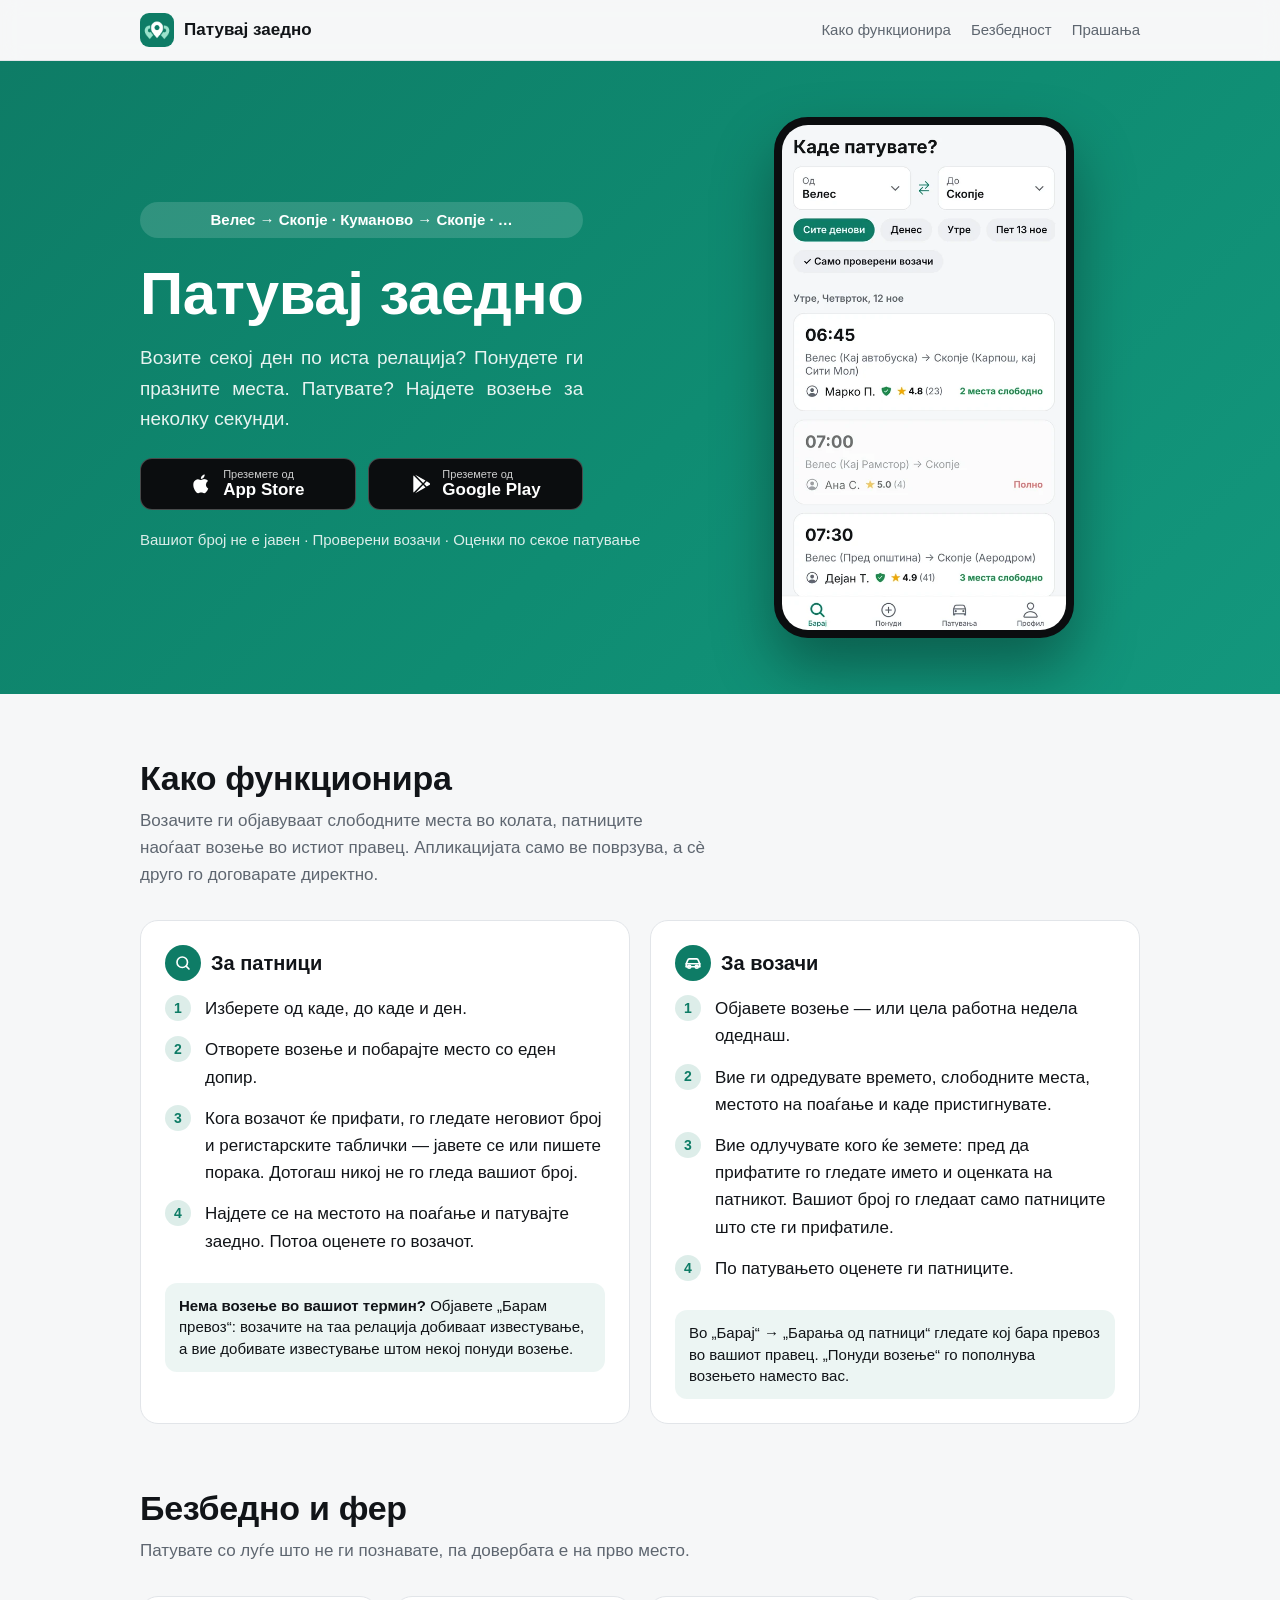
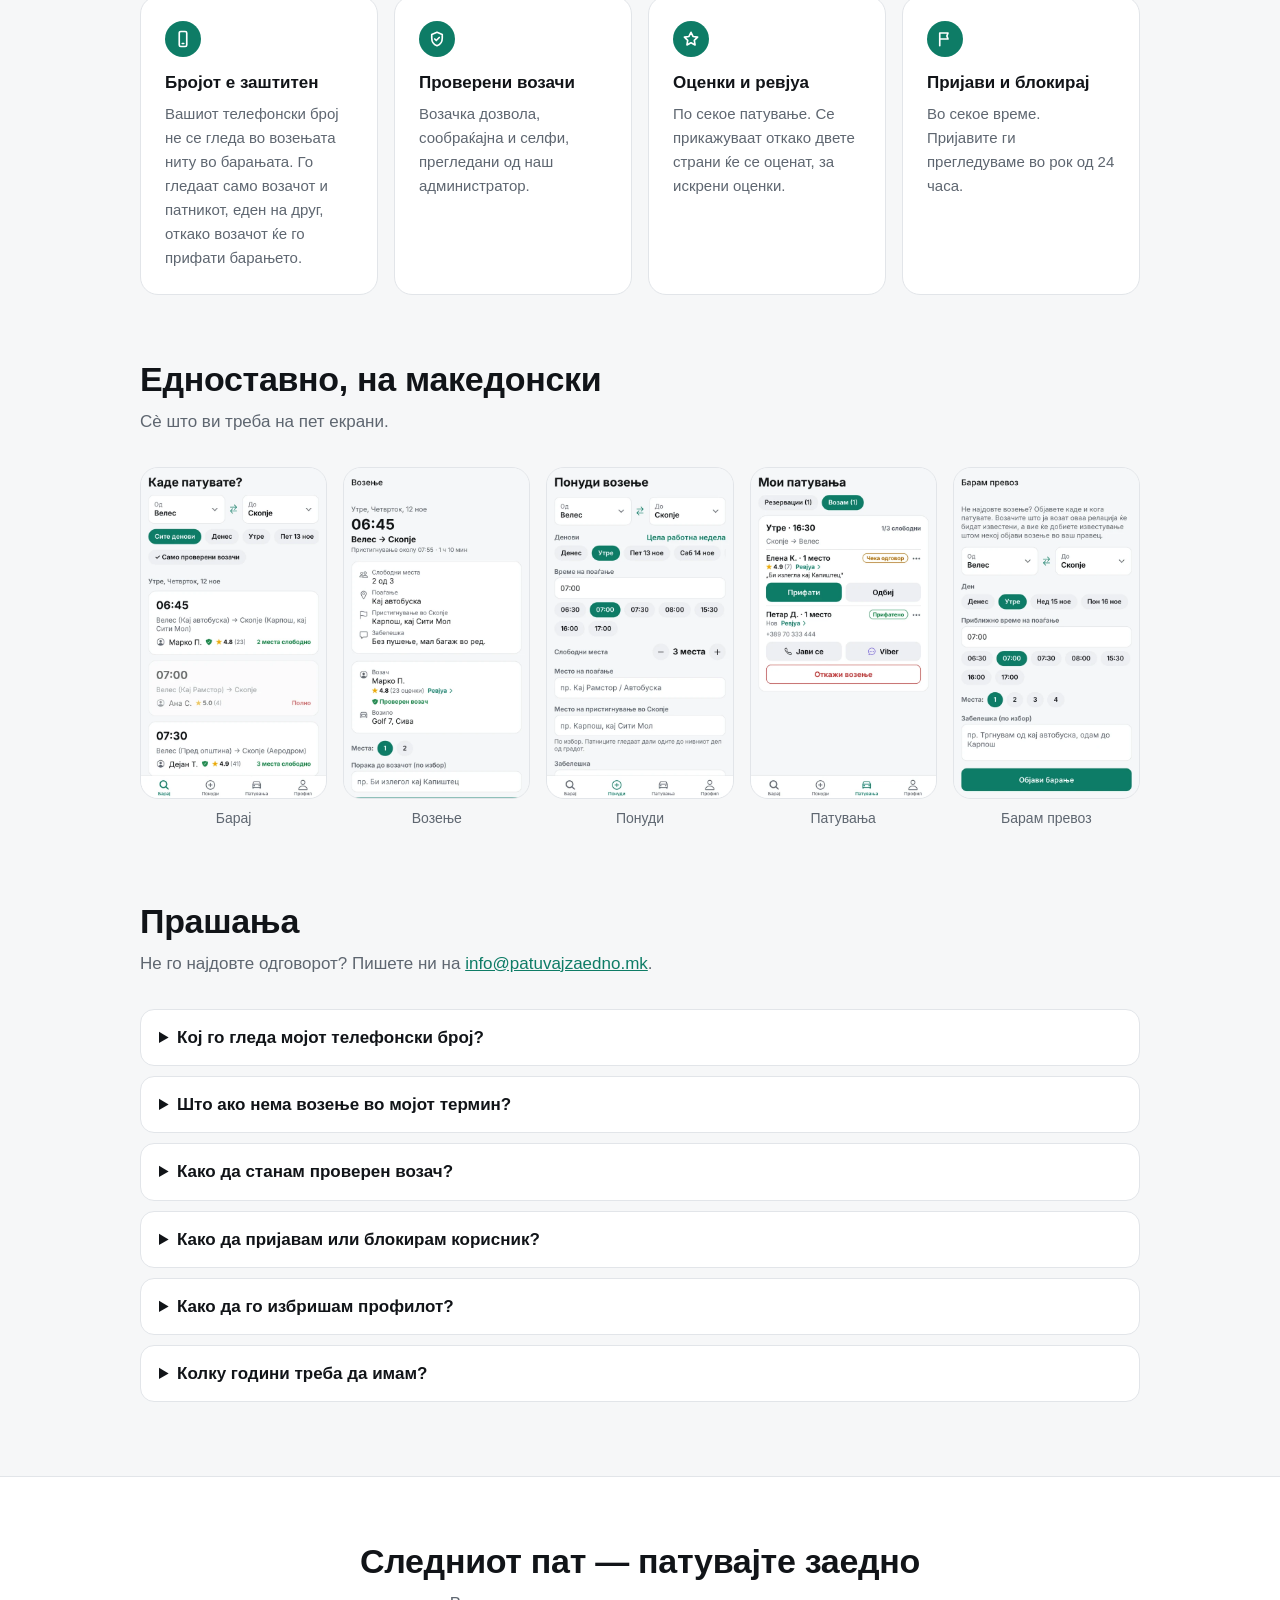
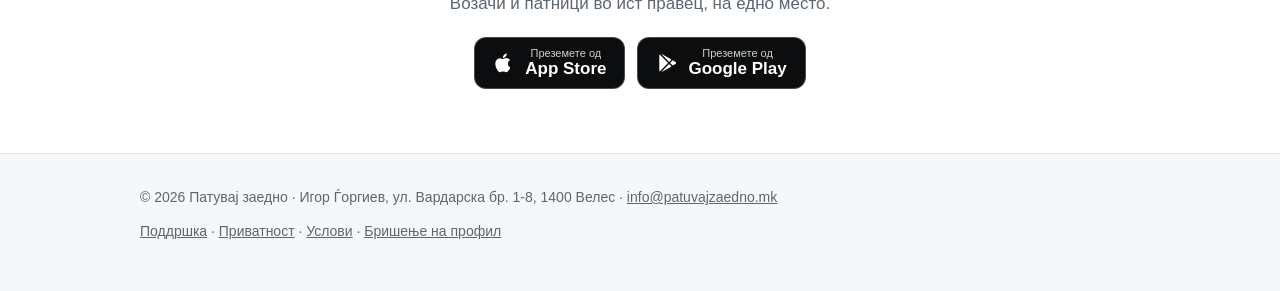
<file: index.html>
<!doctype html>
<html lang="mk">
<head>
<meta charset="utf-8">
<meta name="viewport" content="width=device-width, initial-scale=1">
<title>Патувај заедно — возачи и патници во ист правец</title>
<meta name="description" content="Апликација што ги поврзува возачите и патниците што секој ден патуваат во ист правец низ Македонија: Велес–Скопје, Куманово–Скопје и други релации. Без реклами.">
<meta name="theme-color" content="#0E7C66">
<link rel="icon" href="img/favicon.png">
<link rel="apple-touch-icon" href="img/apple-touch-icon.png">
<meta property="og:type" content="website">
<meta property="og:title" content="Патувај заедно — возачи и патници во ист правец">
<meta property="og:description" content="Возите секој ден по иста релација? Понудете ги празните места. Патувате? Најдете возење за неколку секунди.">
<meta property="og:image" content="https://patuvajzaedno.mk/img/social-share.png">
<meta property="og:url" content="https://patuvajzaedno.mk/">
<meta name="twitter:card" content="summary_large_image">
<style>
  :root {
    --brand: #0e7c66; --brand-2: #13977d; --mint: #9be3cc;
    --text: #111418; --muted: #5e6670; --bg: #f6f7f8; --card: #ffffff; --border: #e2e5e9;
  }
  @media (prefers-color-scheme: dark) {
    :root { --text: #f2f4f6; --muted: #a3abb5; --bg: #0d0f12; --card: #171a1f; --border: #2a2f36; }
  }
  * { box-sizing: border-box; }
  html { scroll-behavior: smooth; }
  body { margin: 0; background: var(--bg); color: var(--text);
         font: 17px/1.6 -apple-system, BlinkMacSystemFont, "Segoe UI", Roboto, "Helvetica Neue", Arial, sans-serif; }
  a { color: var(--brand); }
  @media (prefers-color-scheme: dark) { a { color: #2bb596; } }
  .wrap { max-width: 1040px; margin: 0 auto; padding: 0 20px; }

  /* Top bar */
  .top { position: sticky; top: 0; z-index: 10; background: color-mix(in srgb, var(--bg) 88%, transparent);
         backdrop-filter: blur(10px); -webkit-backdrop-filter: blur(10px); border-bottom: 1px solid var(--border); }
  .top .wrap { display: flex; align-items: center; justify-content: space-between; height: 60px; gap: 16px; }
  .logo { display: flex; align-items: center; gap: 10px; text-decoration: none; color: var(--text); font-weight: 700; }
  .logo img { width: 34px; height: 34px; border-radius: 9px; }
  .top nav { display: flex; gap: 20px; font-size: 15px; }
  .top nav a { color: var(--muted); text-decoration: none; }
  .top nav a:hover { color: var(--text); }
  @media (max-width: 640px) { .top nav { display: none; } }

  /* Hero */
  .hero { background: linear-gradient(135deg, #0e7c66 0%, #0f8c72 55%, #13977d 100%); color: #fff; overflow: hidden; }
  .hero .wrap { display: grid; grid-template-columns: 1.1fr .9fr; gap: 40px; align-items: center; padding-top: 56px; padding-bottom: 56px; }
  .hero h1 { font-size: clamp(34px, 5.6vw, 60px); line-height: 1.08; margin: 0 0 16px; letter-spacing: -0.5px; }
  /* The headline sets the width; the routes pill and the text below take exactly the same width */
  .intro { display: grid; width: max-content; max-width: 100%; }
  .hero p.lead { font-size: 19px; margin: 0 0 24px; color: rgba(255,255,255,.9); width: 0; min-width: 100%;
                 text-align: justify; hyphens: none; text-wrap: pretty; }
  .routes { display: block; width: 0; min-width: 100%; text-align: center; white-space: nowrap; overflow: hidden; text-overflow: ellipsis;
            background: rgba(255,255,255,.14); border-radius: 999px; padding: 6px 14px; font-size: 15px; font-weight: 600; margin-bottom: 24px; }
  .hero h1 { white-space: nowrap; }
  /* Hero store buttons share the headline width, one half each */
  .hero-stores { width: 0; min-width: 100%; flex-wrap: nowrap; }
  .hero-stores .store { flex: 1 1 0; justify-content: center; padding: 8px 12px; }
  .hero-stores .store b { white-space: nowrap; }
  @media (max-width: 400px) {
    .routes { font-size: 13px; padding: 6px 10px; }
    .hero-stores { gap: 8px; }
    .hero-stores .store { gap: 7px; padding: 8px 8px; }
    .hero-stores .store b { font-size: 15px; }
  }
  @media (max-width: 640px) {
    .hero h1 { font-size: min(46px, 11.5vw); }
    .hero p.lead { text-align: left; }
  }
  .stores { display: flex; flex-wrap: wrap; gap: 12px; }
  .store { display: inline-flex; align-items: center; gap: 10px; min-height: 52px; padding: 8px 18px; border-radius: 12px;
           background: #0b0d0f; color: #fff; text-decoration: none; border: 1px solid rgba(255,255,255,.25); }
  .store svg { width: 22px; height: 22px; fill: #fff; flex: none; }
  .store small { display: block; font-size: 11px; opacity: .8; line-height: 1.1; }
  .store b { display: block; font-size: 17px; line-height: 1.2; }
  .store.soon { opacity: .75; cursor: default; }
  .facts { margin: 18px 0 0; font-size: 15px; color: rgba(255,255,255,.85); }
  .phone { justify-self: center; width: min(300px, 80%); border-radius: 34px; border: 8px solid #0b0d0f; background: #0b0d0f;
           box-shadow: 0 30px 60px rgba(0,0,0,.35); overflow: hidden; }
  .phone img { display: block; width: 100%; height: auto; }
  @media (max-width: 820px) {
    .hero .wrap { grid-template-columns: 1fr; padding-top: 40px; padding-bottom: 48px; }
    .phone { width: min(260px, 70%); }
  }

  /* Sections */
  section { padding: 64px 0; }
  section h2 { font-size: clamp(26px, 3.5vw, 34px); line-height: 1.2; margin: 0 0 8px; letter-spacing: -0.3px; }
  section .sub { color: var(--muted); margin: 0 0 32px; max-width: 60ch; }
  .two { display: grid; grid-template-columns: 1fr 1fr; gap: 20px; }
  @media (max-width: 760px) { .two { grid-template-columns: 1fr; } }
  .card { background: var(--card); border: 1px solid var(--border); border-radius: 18px; padding: 24px; }
  .card h3 { margin: 0 0 14px; font-size: 20px; display: flex; align-items: center; gap: 10px; }
  .badge { width: 36px; height: 36px; border-radius: 50%; background: var(--brand); display: grid; place-items: center; flex: none; }
  .badge svg { width: 18px; height: 18px; fill: none; stroke: #fff; stroke-width: 2.2; stroke-linecap: round; stroke-linejoin: round; }
  ol.steps { margin: 0; padding: 0; list-style: none; counter-reset: s; }
  ol.steps li { counter-increment: s; position: relative; padding: 0 0 14px 40px; }
  ol.steps li::before { content: counter(s); position: absolute; left: 0; top: 0; width: 26px; height: 26px; border-radius: 50%;
                        background: color-mix(in srgb, var(--brand) 14%, transparent); color: var(--brand); font-weight: 700;
                        font-size: 14px; display: grid; place-items: center; }
  @media (prefers-color-scheme: dark) { ol.steps li::before { color: #2bb596; } }

  .grid4 { display: grid; grid-template-columns: repeat(4, 1fr); gap: 16px; }
  @media (max-width: 900px) { .grid4 { grid-template-columns: 1fr 1fr; } }
  @media (max-width: 520px) { .grid4 { grid-template-columns: 1fr; } }
  .feature h3 { font-size: 17px; margin: 12px 0 6px; }
  .feature p { margin: 0; color: var(--muted); font-size: 15px; }

  .shots { display: grid; grid-auto-flow: column; grid-auto-columns: minmax(170px, 1fr); gap: 16px; overflow-x: auto;
           padding-bottom: 8px; scroll-snap-type: x mandatory; }
  .shots figure { margin: 0; scroll-snap-align: start; }
  .hint { margin: 14px 0 0; padding: 12px 14px; border-radius: 12px; background: rgba(14,124,102,.08); font-size: 15px; line-height: 1.45; }
  .shots img { width: 100%; height: auto; border-radius: 18px; border: 1px solid var(--border); display: block; }
  .shots figcaption { text-align: center; color: var(--muted); font-size: 14px; margin-top: 8px; }

  details { background: var(--card); border: 1px solid var(--border); border-radius: 14px; padding: 14px 18px; margin-bottom: 10px; }
  summary { cursor: pointer; font-weight: 600; }
  details p { margin: 10px 0 0; color: var(--muted); }

  .cta { background: var(--card); border-top: 1px solid var(--border); border-bottom: 1px solid var(--border); text-align: center; }
  .cta .stores { justify-content: center; margin-top: 20px; }
  footer { padding: 32px 0 48px; color: var(--muted); font-size: 14px; }
  footer .wrap { display: flex; flex-wrap: wrap; justify-content: space-between; gap: 12px; }
  footer a { color: var(--muted); }
</style>
</head>
<body>

<header class="top">
  <div class="wrap">
    <a class="logo" href="./"><img src="img/icon-192.png" alt="">Патувај заедно</a>
    <nav>
      <a href="#kako">Како функционира</a>
      <a href="#bezbednost">Безбедност</a>
      <a href="#prasanja">Прашања</a>
    </nav>
  </div>
</header>

<div class="hero">
  <div class="wrap">
    <div>
      <div class="intro">
        <div class="routes">Велес → Скопје · Куманово → Скопје · …</div>
        <h1>Патувај заедно</h1>
        <p class="lead">Возите секој ден по иста релација? Понудете ги празните места. Патувате? Најдете возење за неколку секунди.</p>
        <div class="stores hero-stores" data-stores></div>
      </div>
      <p class="facts">Вашиот број не е јавен · Проверени возачи · Оценки по секое патување</p>
    </div>
    <div class="phone"><img src="img/screen-search.webp" width="540" height="960" alt="Апликацијата: листа на возења Велес → Скопје"></div>
  </div>
</div>

<main>
  <section id="kako">
    <div class="wrap">
      <h2>Како функционира</h2>
      <p class="sub">Возачите ги објавуваат слободните места во колата, патниците наоѓаат возење во истиот правец. Апликацијата само ве поврзува, а сè друго го договарате директно.</p>
      <div class="two">
        <div class="card">
          <h3><span class="badge"><svg viewBox="0 0 24 24"><circle cx="11" cy="11" r="7"/><path d="m20 20-3.5-3.5"/></svg></span>За патници</h3>
          <ol class="steps">
            <li>Изберете од каде, до каде и ден.</li>
            <li>Отворете возење и побарајте место со еден допир.</li>
            <li>Кога возачот ќе прифати, го гледате неговиот број и регистарските таблички — јавете се или пишете порака. Дотогаш никој не го гледа вашиот број.</li>
            <li>Најдете се на местото на поаѓање и патувајте заедно. Потоа оценете го возачот.</li>
          </ol>
          <p class="hint"><strong>Нема возење во вашиот термин?</strong> Објавете „Барам превоз“: возачите на таа релација добиваат известување, а вие добивате известување штом некој понуди возење.</p>
        </div>
        <div class="card">
          <h3><span class="badge"><svg viewBox="0 0 24 24"><path d="M3 17v-4l2.2-5.2A2 2 0 0 1 7 6.5h10a2 2 0 0 1 1.8 1.3L21 13v4"/><path d="M3 13h18M3 17h18"/><circle cx="7" cy="17" r="2"/><circle cx="17" cy="17" r="2"/></svg></span>За возачи</h3>
          <ol class="steps">
            <li>Објавете возење — или цела работна недела одеднаш.</li>
            <li>Вие ги одредувате времето, слободните места, местото на поаѓање и каде пристигнувате.</li>
            <li>Вие одлучувате кого ќе земете: пред да прифатите го гледате името и оценката на патникот. Вашиот број го гледаат само патниците што сте ги прифатиле.</li>
            <li>По патувањето оценете ги патниците.</li>
          </ol>
          <p class="hint">Во „Барај“ → „Барања од патници“ гледате кој бара превоз во вашиот правец. „Понуди возење“ го пополнува возењето наместо вас.</p>
        </div>
      </div>
    </div>
  </section>

  <section id="bezbednost" style="padding-top: 0">
    <div class="wrap">
      <h2>Безбедно и фер</h2>
      <p class="sub">Патувате со луѓе што не ги познавате, па довербата е на прво место.</p>
      <div class="grid4">
        <div class="card feature">
          <span class="badge"><svg viewBox="0 0 24 24"><rect x="7" y="2" width="10" height="20" rx="2"/><path d="M11 18h2"/></svg></span>
          <h3>Бројот е заштитен</h3>
          <p>Вашиот телефонски број не се гледа во возењата ниту во барањата. Го гледаат само возачот и патникот, еден на друг, откако возачот ќе го прифати барањето.</p>
        </div>
        <div class="card feature">
          <span class="badge"><svg viewBox="0 0 24 24"><path d="M12 3 5 6v5c0 4.5 3 8.5 7 10 4-1.5 7-5.5 7-10V6l-7-3Z"/><path d="m9 12 2 2 4-4"/></svg></span>
          <h3>Проверени возачи</h3>
          <p>Возачка дозвола, сообраќајна и селфи, прегледани од наш администратор.</p>
        </div>
        <div class="card feature">
          <span class="badge"><svg viewBox="0 0 24 24"><path d="m12 3 2.7 5.6 6.1.9-4.4 4.3 1 6.1L12 17l-5.4 2.9 1-6.1-4.4-4.3 6.1-.9L12 3Z"/></svg></span>
          <h3>Оценки и ревјуа</h3>
          <p>По секое патување. Се прикажуваат откако двете страни ќе се оценат, за искрени оценки.</p>
        </div>
        <div class="card feature">
          <span class="badge"><svg viewBox="0 0 24 24"><path d="M5 21V4h11l-1.5 4L16 12H5"/></svg></span>
          <h3>Пријави и блокирај</h3>
          <p>Во секое време. Пријавите ги прегледуваме во рок од 24 часа.</p>
        </div>
      </div>
    </div>
  </section>

  <section style="padding-top: 0">
    <div class="wrap">
      <h2>Едноставно, на македонски</h2>
      <p class="sub">Сè што ви треба на пет екрани.</p>
      <div class="shots">
        <figure><img src="img/screen-search.webp" width="540" height="960" loading="lazy" alt="Барај: возења по релација и ден"><figcaption>Барај</figcaption></figure>
        <figure><img src="img/screen-ride.webp" width="540" height="960" loading="lazy" alt="Детали за возење и проверен возач"><figcaption>Возење</figcaption></figure>
        <figure><img src="img/screen-offer.webp" width="540" height="960" loading="lazy" alt="Понуди возење за цела недела"><figcaption>Понуди</figcaption></figure>
        <figure><img src="img/screen-trips.webp" width="540" height="960" loading="lazy" alt="Патувања: прифаќање патници и контакт"><figcaption>Патувања</figcaption></figure>
        <figure><img src="img/screen-request.webp" width="540" height="960" loading="lazy" alt="Барам превоз: објавете каде и кога патувате"><figcaption>Барам превоз</figcaption></figure>
      </div>
    </div>
  </section>

  <section id="prasanja" style="padding-top: 0">
    <div class="wrap">
      <h2>Прашања</h2>
      <p class="sub">Не го најдовте одговорот? Пишете ни на <a href="mailto:info@patuvajzaedno.mk">info@patuvajzaedno.mk</a>.</p>
      <details><summary>Кој го гледа мојот телефонски број?</summary><p>Додека барате или нудите возење, никој. Бројот не се гледа во возењата, во барањата за превоз ниту во профилот. Се прикажува само на возачот и патникот, еден на друг, откако возачот ќе го прифати барањето за место. Ако барањето е одбиено, бројот не се прикажува.</p></details>
      <details><summary>Што ако нема возење во мојот термин?</summary><p>Во „Барај“, на дното од листата, допрете „Барам превоз“ и внесете релација, ден и приближно време. Возачите што ја возат таа релација добиваат известување, а вие добивате известување штом некој објави возење во ваш правец. Вашиот број не се гледа во барањето.</p></details>
      <details><summary>Како да станам проверен возач?</summary><p>Во апликацијата: Профил → Проверен возач. Сликајте ја возачката, сообраќајната дозвола и селфи. Проверуваме во рок од 24 часа, а потоа фотографиите се бришат.</p></details>
      <details><summary>Како да пријавам или блокирам корисник?</summary><p>Отворете го возењето и допрете „Пријави или блокирај го возачот“. За патник: Патувања → Возам → „⋯“ до неговото име.</p></details>
      <details><summary>Како да го избришам профилот?</summary><p>Профил → Избриши профил. Без апликацијата: <a href="delete-account.html">Бришење на профил</a>.</p></details>
      <details><summary>Колку години треба да имам?</summary><p>Апликацијата е наменета за лица постари од 18 години.</p></details>
    </div>
  </section>
</main>

<div class="cta">
  <section>
    <div class="wrap">
      <h2>Следниот пат — патувајте заедно</h2>
      <p class="sub" style="margin: 0 auto">Возачи и патници во ист правец, на едно место.</p>
      <div class="stores" data-stores></div>
    </div>
  </section>
</div>

<footer>
  <div class="wrap">
    <span>© 2026 Патувај заедно · Игор Ѓоргиев, ул. Вардарска бр. 1-8, 1400 Велес · <a href="mailto:info@patuvajzaedno.mk">info@patuvajzaedno.mk</a></span>
    <span>
      <a href="support.html">Поддршка</a> ·
      <a href="privacy.html">Приватност</a> ·
      <a href="terms.html">Услови</a> ·
      <a href="delete-account.html">Бришење на профил</a>
    </span>
  </div>
</footer>

<script>
  // Store links: switch "live" to true when each store has published the app
  var STORES = {
    ios:     { live: true,  url: 'https://apps.apple.com/mk/app/id6822459895' },
    android: { live: true,  url: 'https://play.google.com/store/apps/details?id=mk.patuvaj.app' }
  };
  var APPLE = '<svg viewBox="0 0 24 24"><path d="M16.4 12.6c0-2.6 2.1-3.8 2.2-3.9-1.2-1.8-3.1-2-3.7-2-1.6-.2-3.1.9-3.9.9-.8 0-2-.9-3.4-.9-1.7 0-3.3 1-4.2 2.6-1.8 3.1-.5 7.7 1.3 10.2.8 1.2 1.8 2.6 3.1 2.5 1.3-.1 1.7-.8 3.3-.8 1.5 0 1.9.8 3.3.8 1.4 0 2.2-1.2 3-2.4 1-1.4 1.4-2.7 1.4-2.8-.1 0-2.6-1-2.6-4.2ZM13.9 4.9c.7-.9 1.2-2 1-3.2-1 0-2.3.7-3 1.6-.7.8-1.2 2-1.1 3.1 1.2.1 2.3-.6 3.1-1.5Z"/></svg>';
  var PLAY = '<svg viewBox="0 0 24 24"><path d="M4 2.6c-.3.3-.4.7-.4 1.2v16.4c0 .5.1.9.4 1.2l9.2-9.4L4 2.6Zm10.3 10.5 2.6 2.7-11.3 6.4 8.7-9.1Zm0-2.2L5.6 1.8l11.3 6.4-2.6 2.7Zm3.9-1.8 3 1.7c.9.5.9 1.8 0 2.3l-3 1.7-2.8-2.9 2.8-2.8Z"/></svg>';
  function button(store, icon, top, name) {
    var s = STORES[store];
    if (s.live) return '<a class="store" href="' + s.url + '">' + icon + '<span><small>' + top + '</small><b>' + name + '</b></span></a>';
    return '<span class="store soon">' + icon + '<span><small>Наскоро на</small><b>' + name + '</b></span></span>';
  }
  document.querySelectorAll('[data-stores]').forEach(function (el) {
    el.innerHTML = button('ios', APPLE, 'Преземете од', 'App Store') + button('android', PLAY, 'Преземете од', 'Google Play');
  });
</script>
</body>
</html>
</file>
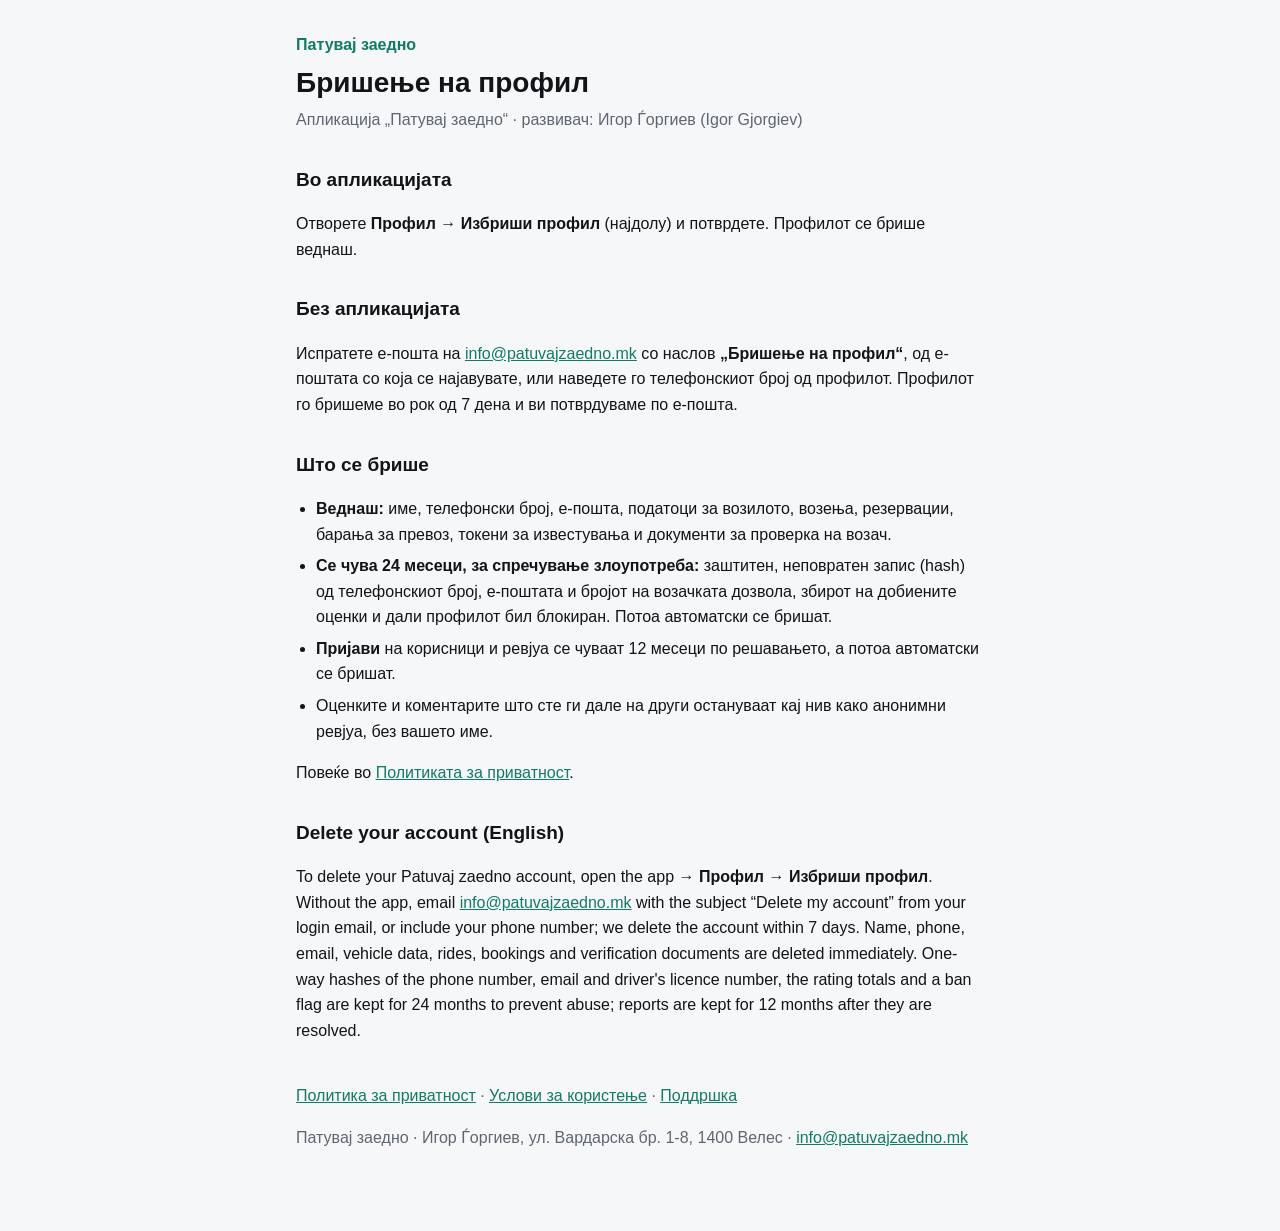
<file: delete-account.html>
<!doctype html>
<html lang="mk">
<head>
<meta charset="utf-8">
<meta name="viewport" content="width=device-width, initial-scale=1">
<title>Бришење на профил — Патувај заедно</title>
<link rel="stylesheet" href="style.css">
</head>
<body>
<main>
<p class="brand"><a href="index.html">Патувај заедно</a></p>
<h1>Бришење на профил</h1>
<p class="muted">Апликација „Патувај заедно“ · развивач: Игор Ѓоргиев (Igor Gjorgiev)</p>

<h2>Во апликацијата</h2>
<p>Отворете <strong>Профил → Избриши профил</strong> (најдолу) и потврдете. Профилот се брише веднаш.</p>

<h2>Без апликацијата</h2>
<p>Испратете е-пошта на <a href="mailto:info@patuvajzaedno.mk?subject=%D0%91%D1%80%D0%B8%D1%88%D0%B5%D1%9A%D0%B5%20%D0%BD%D0%B0%20%D0%BF%D1%80%D0%BE%D1%84%D0%B8%D0%BB">info@patuvajzaedno.mk</a> со наслов <strong>„Бришење на профил“</strong>, од е-поштата со која се најавувате, или наведете го телефонскиот број од профилот. Профилот го бришеме во рок од 7 дена и ви потврдуваме по е-пошта.</p>

<h2>Што се брише</h2>
<ul>
  <li><strong>Веднаш:</strong> име, телефонски број, е-пошта, податоци за возилото, возења, резервации, барања за превоз, токени за известувања и документи за проверка на возач.</li>
  <li><strong>Се чува 24 месеци, за спречување злоупотреба:</strong> заштитен, неповратен запис (hash) од телефонскиот број, е-поштата и бројот на возачката дозвола, збирот на добиените оценки и дали профилот бил блокиран. Потоа автоматски се бришат.</li>
  <li><strong>Пријави</strong> на корисници и ревјуа се чуваат 12 месеци по решавањето, а потоа автоматски се бришат.</li>
  <li>Оценките и коментарите што сте ги дале на други остануваат кај нив како анонимни ревјуа, без вашето име.</li>
</ul>
<p>Повеќе во <a href="privacy.html#prava">Политиката за приватност</a>.</p>

<h2 lang="en">Delete your account (English)</h2>
<p lang="en">To delete your Patuvaj zaedno account, open the app → <strong>Профил → Избриши профил</strong>. Without the app, email <a href="mailto:info@patuvajzaedno.mk?subject=Delete%20my%20account">info@patuvajzaedno.mk</a> with the subject “Delete my account” from your login email, or include your phone number; we delete the account within 7 days. Name, phone, email, vehicle data, rides, bookings and verification documents are deleted immediately. One-way hashes of the phone number, email and driver's licence number, the rating totals and a ban flag are kept for 24 months to prevent abuse; reports are kept for 12 months after they are resolved.</p>

<p class="links"><a href="privacy.html">Политика за приватност</a> · <a href="terms.html">Услови за користење</a> · <a href="support.html">Поддршка</a></p>
<p class="muted">Патувај заедно · Игор Ѓоргиев, ул. Вардарска бр. 1-8, 1400 Велес · <a href="mailto:info@patuvajzaedno.mk">info@patuvajzaedno.mk</a></p>
</main>
</body>
</html>
</file>
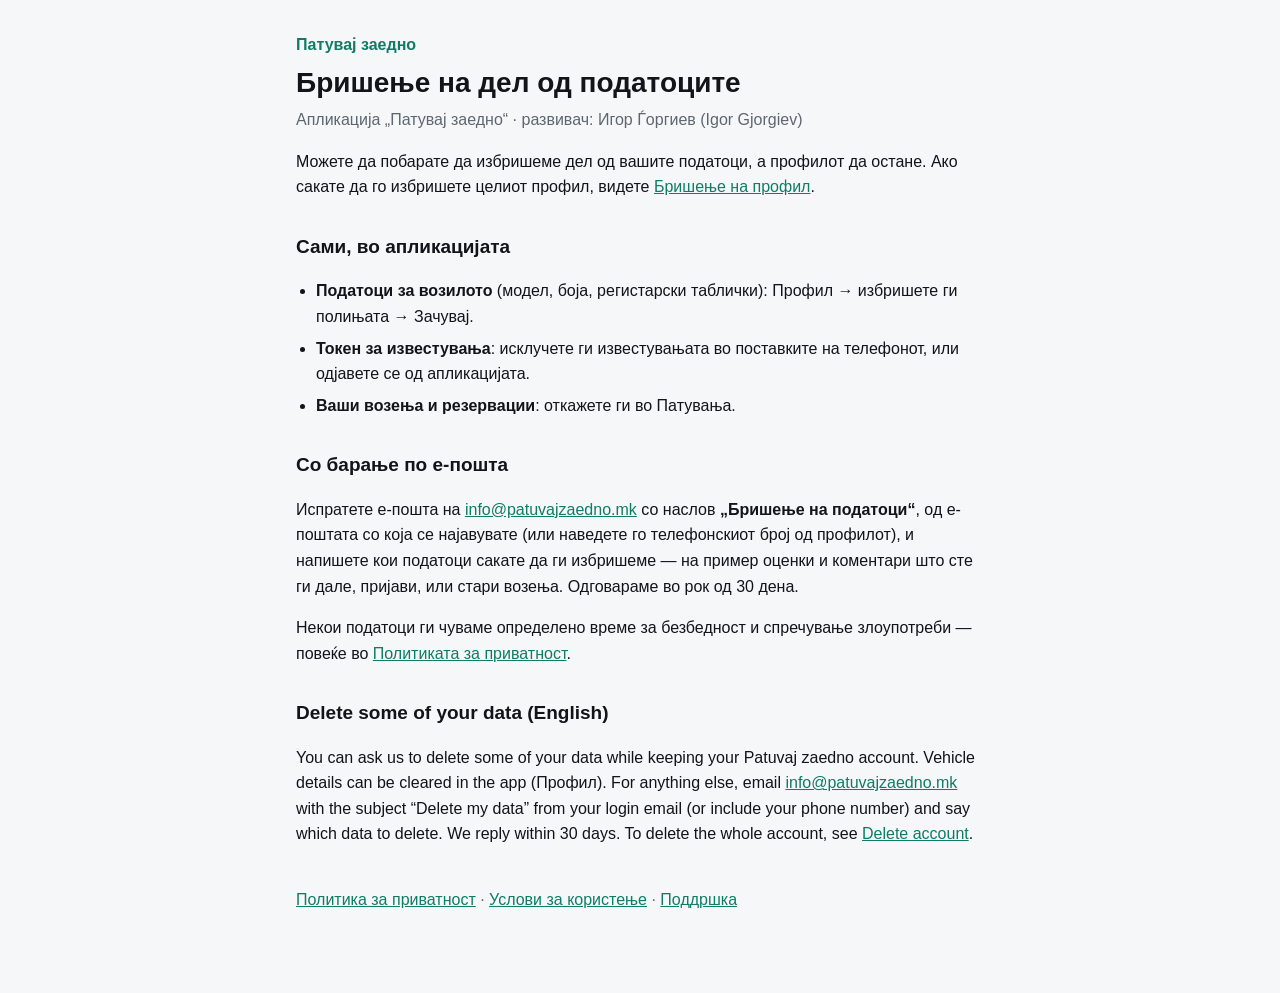
<file: delete-data.html>
<!doctype html>
<html lang="mk">
<head>
<meta charset="utf-8">
<meta name="viewport" content="width=device-width, initial-scale=1">
<title>Бришење на податоци — Патувај заедно</title>
<link rel="stylesheet" href="style.css">
<link rel="icon" href="img/favicon.png">
</head>
<body>
<main>
<p class="brand"><a href="./">Патувај заедно</a></p>
<h1>Бришење на дел од податоците</h1>
<p class="muted">Апликација „Патувај заедно“ · развивач: Игор Ѓоргиев (Igor Gjorgiev)</p>

<p>Можете да побарате да избришеме дел од вашите податоци, а профилот да остане. Ако сакате да го избришете целиот профил, видете <a href="delete-account.html">Бришење на профил</a>.</p>

<h2>Сами, во апликацијата</h2>
<ul>
  <li><strong>Податоци за возилото</strong> (модел, боја, регистарски таблички): Профил → избришете ги полињата → Зачувај.</li>
  <li><strong>Токен за известувања</strong>: исклучете ги известувањата во поставките на телефонот, или одјавете се од апликацијата.</li>
  <li><strong>Ваши возења и резервации</strong>: откажете ги во Патувања.</li>
</ul>

<h2>Со барање по е-пошта</h2>
<p>Испратете е-пошта на <a href="mailto:info@patuvajzaedno.mk?subject=%D0%91%D1%80%D0%B8%D1%88%D0%B5%D1%9A%D0%B5%20%D0%BD%D0%B0%20%D0%BF%D0%BE%D0%B4%D0%B0%D1%82%D0%BE%D1%86%D0%B8">info@patuvajzaedno.mk</a> со наслов <strong>„Бришење на податоци“</strong>, од е-поштата со која се најавувате (или наведете го телефонскиот број од профилот), и напишете кои податоци сакате да ги избришеме — на пример оценки и коментари што сте ги дале, пријави, или стари возења. Одговараме во рок од 30 дена.</p>
<p>Некои податоци ги чуваме определено време за безбедност и спречување злоупотреби — повеќе во <a href="privacy.html#prava">Политиката за приватност</a>.</p>

<h2 lang="en">Delete some of your data (English)</h2>
<p lang="en">You can ask us to delete some of your data while keeping your Patuvaj zaedno account. Vehicle details can be cleared in the app (Профил). For anything else, email <a href="mailto:info@patuvajzaedno.mk?subject=Delete%20my%20data">info@patuvajzaedno.mk</a> with the subject “Delete my data” from your login email (or include your phone number) and say which data to delete. We reply within 30 days. To delete the whole account, see <a href="delete-account.html">Delete account</a>.</p>

<p class="links"><a href="privacy.html">Политика за приватност</a> · <a href="terms.html">Услови за користење</a> · <a href="support.html">Поддршка</a></p>
</main>
</body>
</html>
</file>
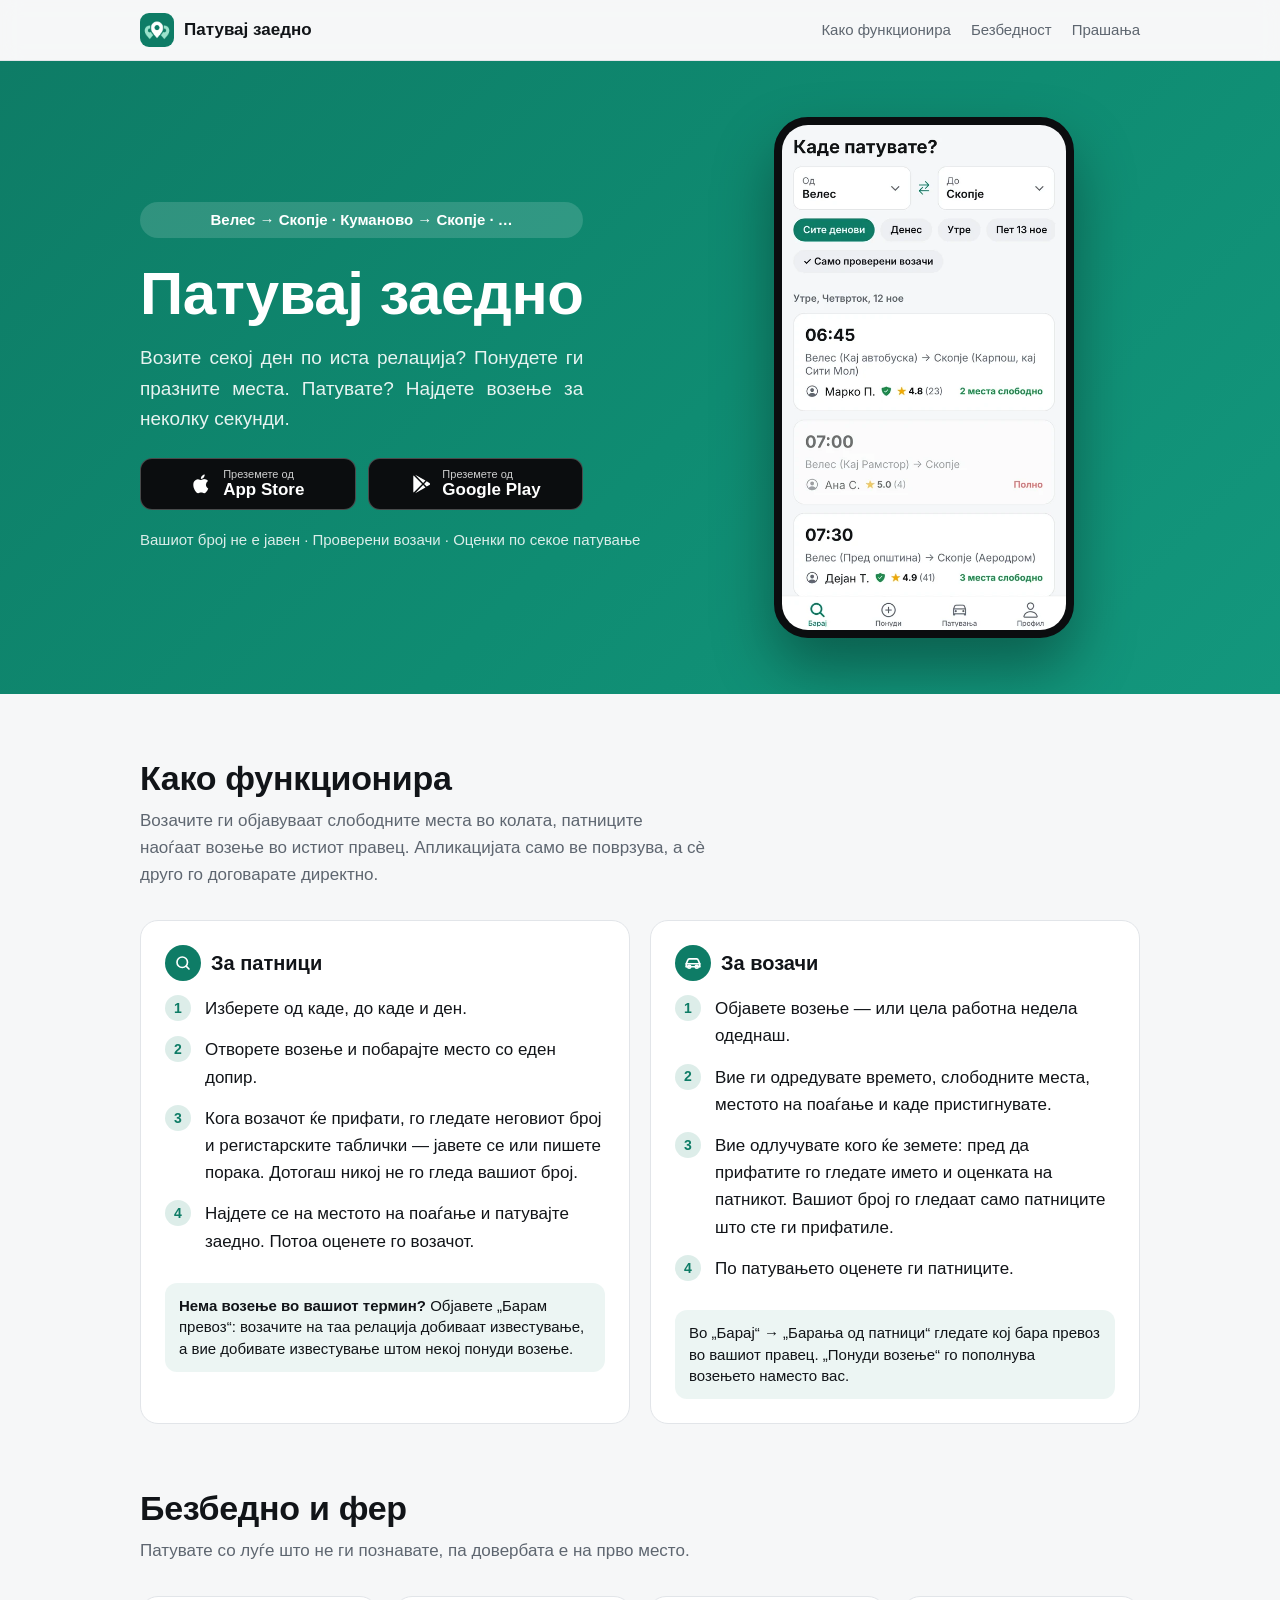
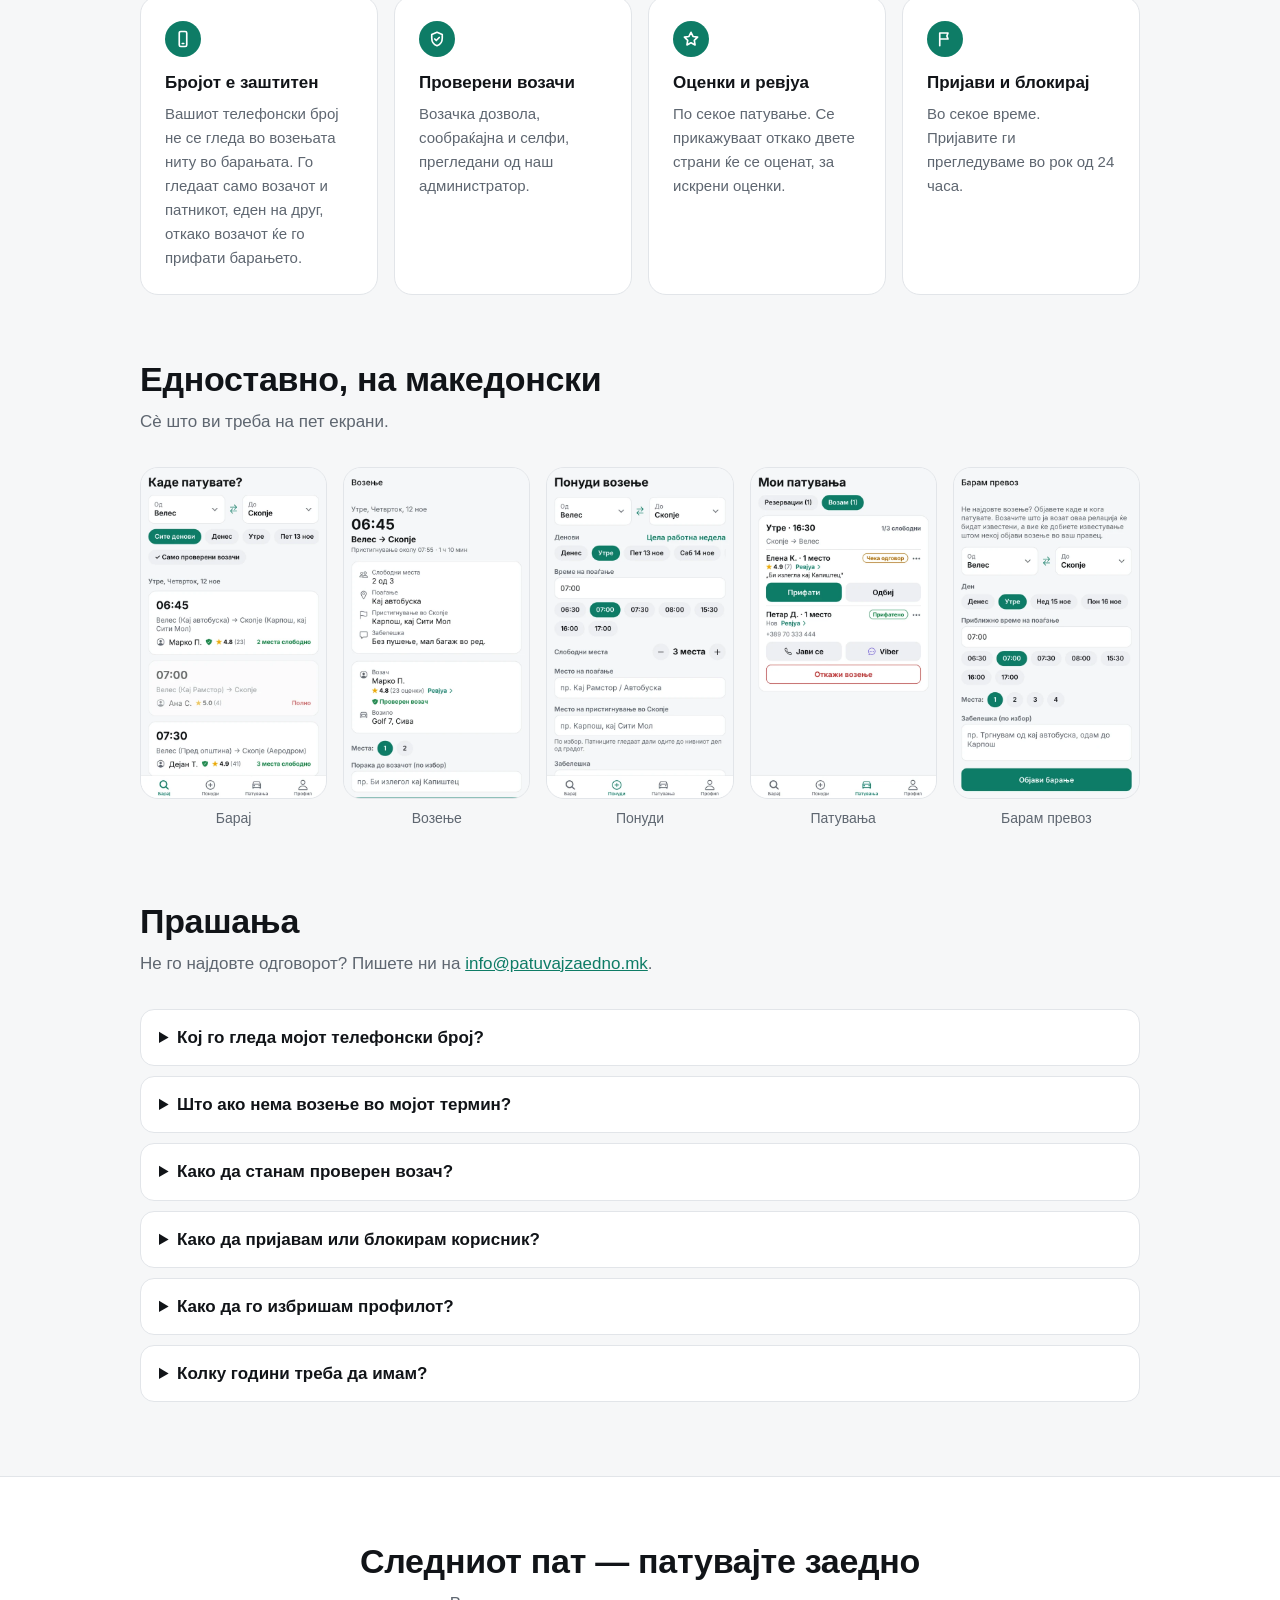
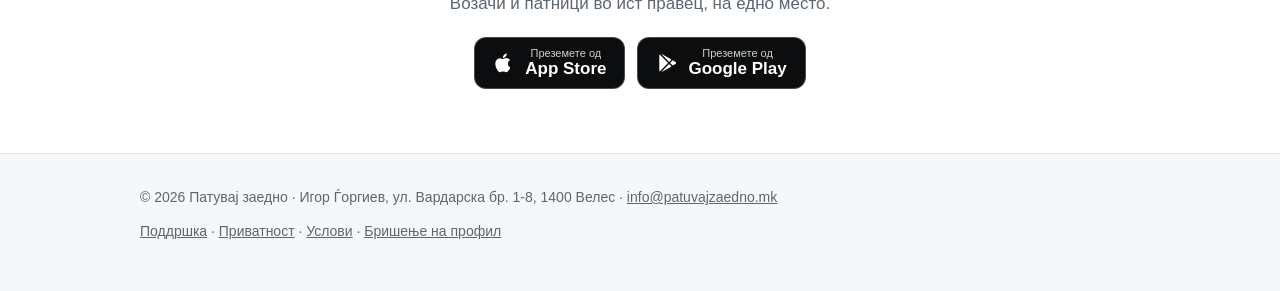
<file: download.html>
<!doctype html>
<html lang="mk">
<head>
<meta charset="utf-8">
<meta name="viewport" content="width=device-width, initial-scale=1">
<title>Преземи — Патувај заедно</title>
<meta name="robots" content="noindex">
<script>
  // One link for posters, QR codes and messages: iPhone → App Store, Android → Google Play, else the home page.
  // Switch "live" to true when each store has published the app (same as on index.html).
  var IOS = { live: true, url: 'https://apps.apple.com/mk/app/id6822459895' };
  var ANDROID = { live: true, url: 'https://play.google.com/store/apps/details?id=mk.patuvaj.app' };
  var ua = navigator.userAgent || '';
  var isIOS = /iPhone|iPad|iPod/.test(ua) || (/Macintosh/.test(ua) && 'ontouchend' in document);
  var target = isIOS && IOS.live ? IOS.url : /Android/.test(ua) && ANDROID.live ? ANDROID.url : './';
  location.replace(target);
</script>
</head>
<body><p><a href="./">Патувај заедно</a></p></body>
</html>
</file>
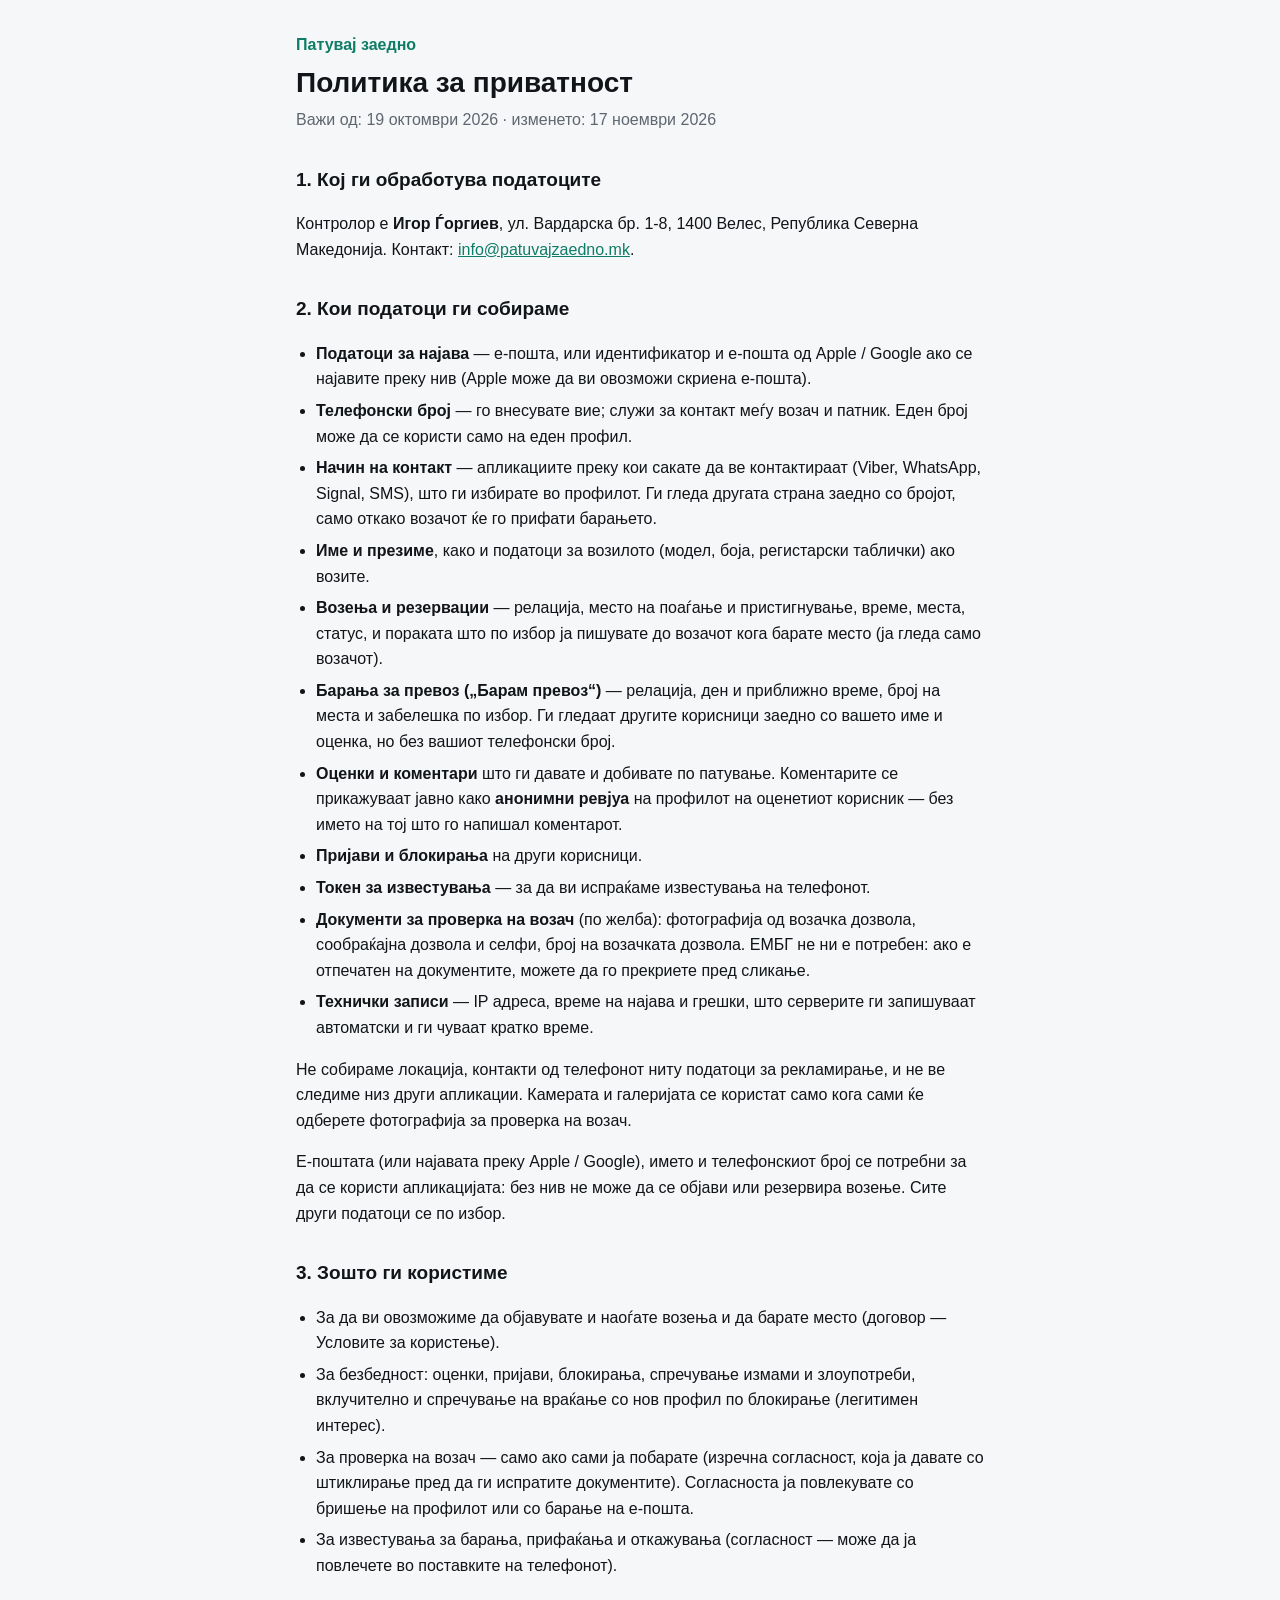
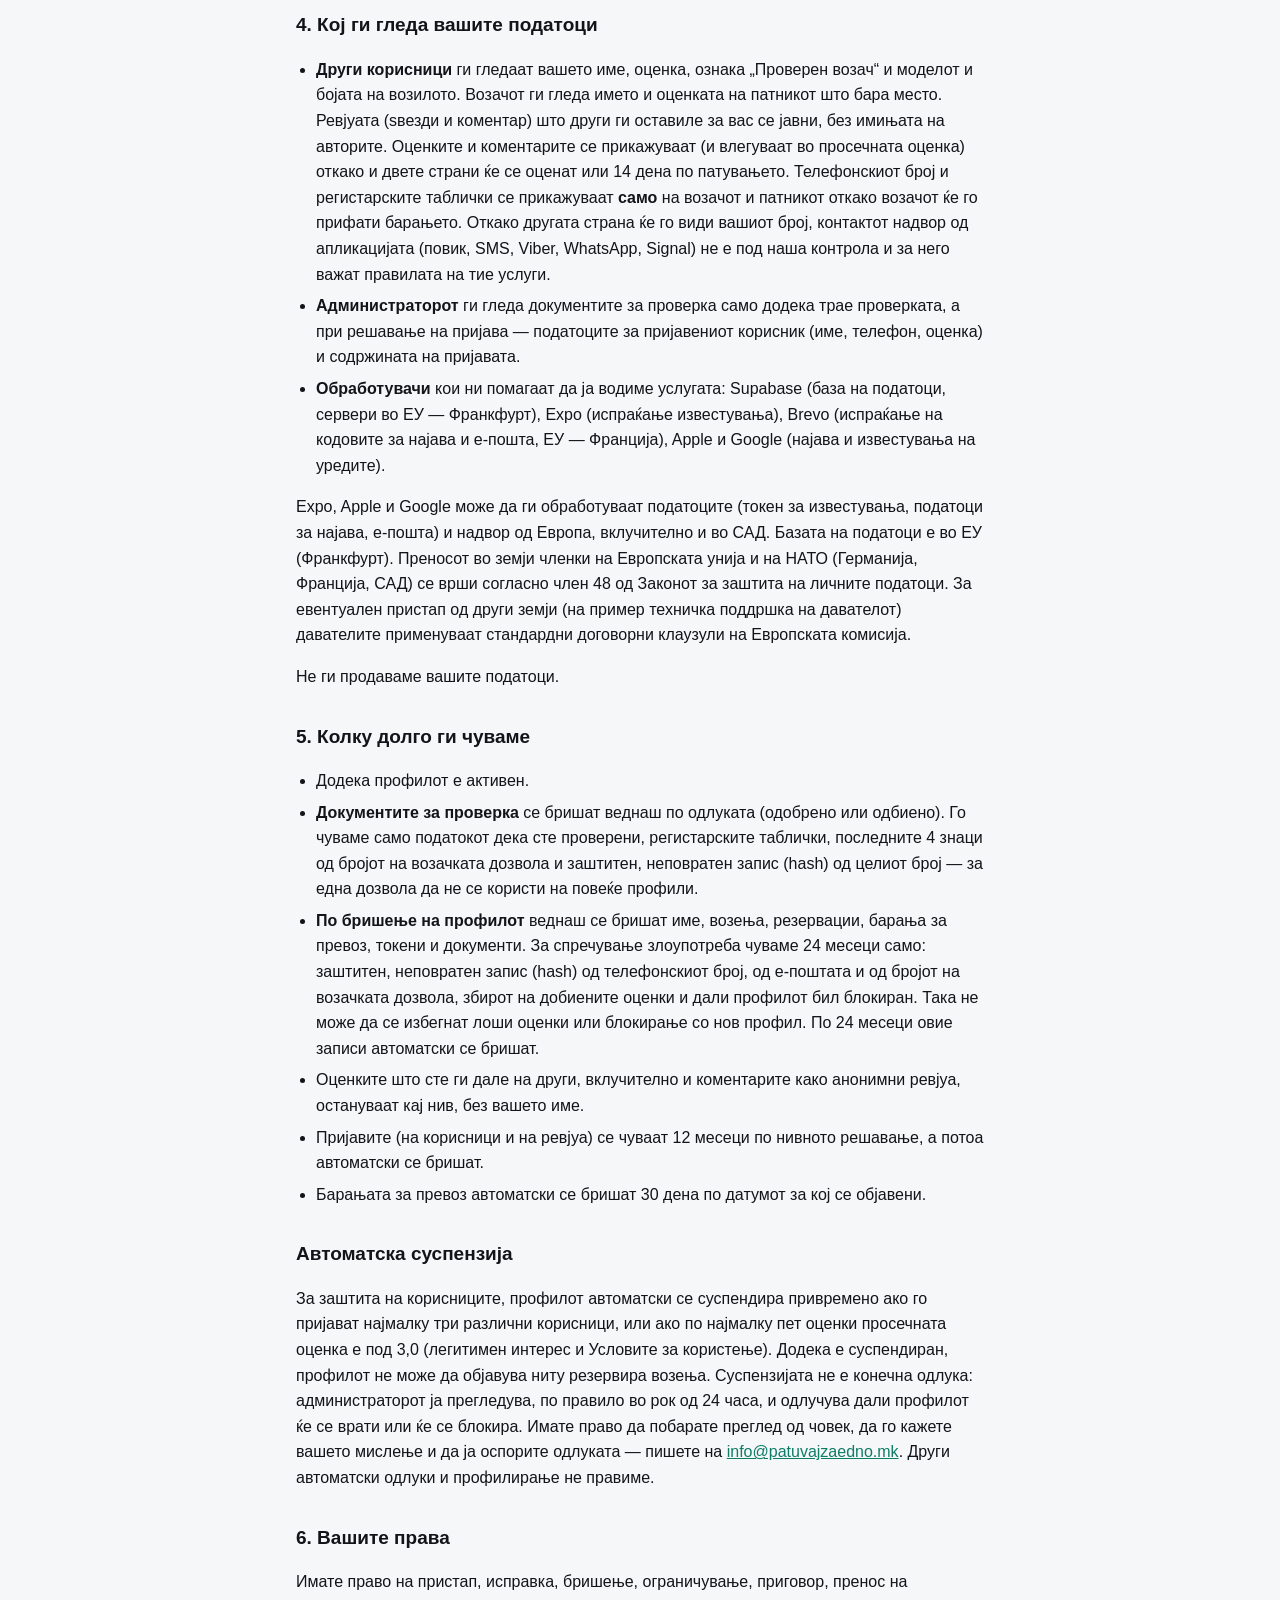
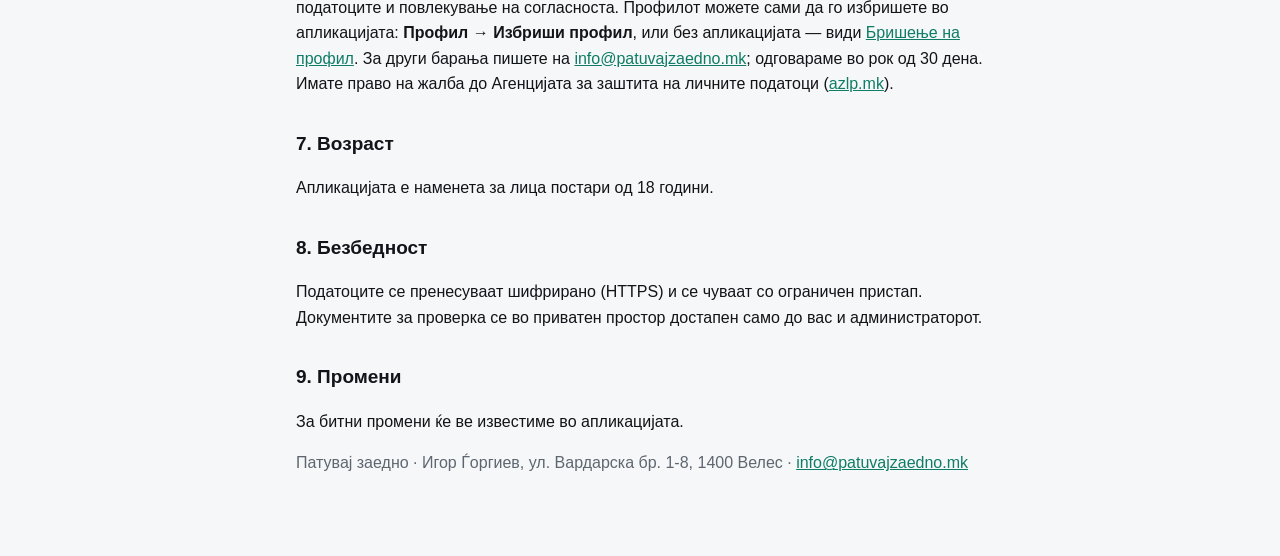
<file: privacy.html>
<!doctype html>
<html lang="mk">
<head>
<meta charset="utf-8">
<meta name="viewport" content="width=device-width, initial-scale=1">
<title>Политика за приватност — Патувај заедно</title>
<link rel="stylesheet" href="style.css">
</head>
<body>
<main>
<p class="brand"><a href="index.html">Патувај заедно</a></p>
<h1>Политика за приватност</h1>
<p class="muted">Важи од: 19 октомври 2026 · изменето: 17 ноември 2026</p>

<h2>1. Кој ги обработува податоците</h2>
<p>Контролор е <strong>Игор Ѓоргиев</strong>, ул. Вардарска бр. 1-8, 1400 Велес, Република Северна Македонија. Контакт: <a href="mailto:info@patuvajzaedno.mk">info@patuvajzaedno.mk</a>.</p>

<h2>2. Кои податоци ги собираме</h2>
<ul>
  <li><strong>Податоци за најава</strong> — е-пошта, или идентификатор и е-пошта од Apple / Google ако се најавите преку нив (Apple може да ви овозможи скриена е-пошта).</li>
  <li><strong>Телефонски број</strong> — го внесувате вие; служи за контакт меѓу возач и патник. Еден број може да се користи само на еден профил.</li>
  <li><strong>Начин на контакт</strong> — апликациите преку кои сакате да ве контактираат (Viber, WhatsApp, Signal, SMS), што ги избирате во профилот. Ги гледа другата страна заедно со бројот, само откако возачот ќе го прифати барањето.</li>
  <li><strong>Име и презиме</strong>, како и податоци за возилото (модел, боја, регистарски таблички) ако возите.</li>
  <li><strong>Возења и резервации</strong> — релација, место на поаѓање и пристигнување, време, места, статус, и пораката што по избор ја пишувате до возачот кога барате место (ја гледа само возачот).</li>
  <li><strong>Барања за превоз („Барам превоз“)</strong> — релација, ден и приближно време, број на места и забелешка по избор. Ги гледаат другите корисници заедно со вашето име и оценка, но без вашиот телефонски број.</li>
  <li><strong>Оценки и коментари</strong> што ги давате и добивате по патување. Коментарите се прикажуваат јавно како <strong>анонимни ревјуа</strong> на профилот на оценетиот корисник — без името на тој што го напишал коментарот.</li>
  <li><strong>Пријави и блокирања</strong> на други корисници.</li>
  <li><strong>Токен за известувања</strong> — за да ви испраќаме известувања на телефонот.</li>
  <li><strong>Документи за проверка на возач</strong> (по желба): фотографија од возачка дозвола, сообраќајна дозвола и селфи, број на возачката дозвола. ЕМБГ не ни е потребен: ако е отпечатен на документите, можете да го прекриете пред сликање.</li>
  <li><strong>Технички записи</strong> — IP адреса, време на најава и грешки, што серверите ги запишуваат автоматски и ги чуваат кратко време.</li>
</ul>
<p>Не собираме локација, контакти од телефонот ниту податоци за рекламирање, и не ве следиме низ други апликации. Камерата и галеријата се користат само кога сами ќе одберете фотографија за проверка на возач.</p>
<p>Е-поштата (или најавата преку Apple / Google), името и телефонскиот број се потребни за да се користи апликацијата: без нив не може да се објави или резервира возење. Сите други податоци се по избор.</p>

<h2>3. Зошто ги користиме</h2>
<ul>
  <li>За да ви овозможиме да објавувате и наоѓате возења и да барате место (договор — Условите за користење).</li>
  <li>За безбедност: оценки, пријави, блокирања, спречување измами и злоупотреби, вклучително и спречување на враќање со нов профил по блокирање (легитимен интерес).</li>
  <li>За проверка на возач — само ако сами ја побарате (изречна согласност, која ја давате со штиклирање пред да ги испратите документите). Согласноста ја повлекувате со бришење на профилот или со барање на е-пошта.</li>
  <li>За известувања за барања, прифаќања и откажувања (согласност — може да ја повлечете во поставките на телефонот).</li>
</ul>

<h2>4. Кој ги гледа вашите податоци</h2>
<ul>
  <li><strong>Други корисници</strong> ги гледаат вашето име, оценка, ознака „Проверен возач“ и моделот и бојата на возилото. Возачот ги гледа името и оценката на патникот што бара место. Ревјуата (ѕвезди и коментар) што други ги оставиле за вас се јавни, без имињата на авторите. Оценките и коментарите се прикажуваат (и влегуваат во просечната оценка) откако и двете страни ќе се оценат или 14 дена по патувањето. Телефонскиот број и регистарските таблички се прикажуваат <strong>само</strong> на возачот и патникот откако возачот ќе го прифати барањето. Откако другата страна ќе го види вашиот број, контактот надвор од апликацијата (повик, SMS, Viber, WhatsApp, Signal) не е под наша контрола и за него важат правилата на тие услуги.</li>
  <li><strong>Администраторот</strong> ги гледа документите за проверка само додека трае проверката, а при решавање на пријава — податоците за пријавениот корисник (име, телефон, оценка) и содржината на пријавата.</li>
  <li><strong>Обработувачи</strong> кои ни помагаат да ја водиме услугата: Supabase (база на податоци, сервери во ЕУ — Франкфурт), Expo (испраќање известувања), Brevo (испраќање на кодовите за најава и е-пошта, ЕУ — Франција), Apple и Google (најава и известувања на уредите).</li>
</ul>
<p>Expo, Apple и Google може да ги обработуваат податоците (токен за известувања, податоци за најава, е-пошта) и надвор од Европа, вклучително и во САД. Базата на податоци е во ЕУ (Франкфурт). Преносот во земји членки на Европската унија и на НАТО (Германија, Франција, САД) се врши согласно член 48 од Законот за заштита на личните податоци. За евентуален пристап од други земји (на пример техничка поддршка на давателот) давателите применуваат стандардни договорни клаузули на Европската комисија.</p>
<p>Не ги продаваме вашите податоци.</p>

<h2>5. Колку долго ги чуваме</h2>
<ul>
  <li>Додека профилот е активен.</li>
  <li><strong>Документите за проверка</strong> се бришат веднаш по одлуката (одобрено или одбиено). Го чуваме само податокот дека сте проверени, регистарските таблички, последните 4 знаци од бројот на возачката дозвола и заштитен, неповратен запис (hash) од целиот број — за една дозвола да не се користи на повеќе профили.</li>
  <li><strong>По бришење на профилот</strong> веднаш се бришат име, возења, резервации, барања за превоз, токени и документи. За спречување злоупотреба чуваме 24 месеци само: заштитен, неповратен запис (hash) од телефонскиот број, од е-поштата и од бројот на возачката дозвола, збирот на добиените оценки и дали профилот бил блокиран. Така не може да се избегнат лоши оценки или блокирање со нов профил. По 24 месеци овие записи автоматски се бришат.</li>
  <li>Оценките што сте ги дале на други, вклучително и коментарите како анонимни ревјуа, остануваат кај нив, без вашето име.</li>
  <li>Пријавите (на корисници и на ревјуа) се чуваат 12 месеци по нивното решавање, а потоа автоматски се бришат.</li>
  <li>Барањата за превоз автоматски се бришат 30 дена по датумот за кој се објавени.</li>
</ul>

<h2 id="automatski">Автоматска суспензија</h2>
<p>За заштита на корисниците, профилот автоматски се суспендира привремено ако го пријават најмалку три различни корисници, или ако по најмалку пет оценки просечната оценка е под 3,0 (легитимен интерес и Условите за користење). Додека е суспендиран, профилот не може да објавува ниту резервира возења. Суспензијата не е конечна одлука: администраторот ја прегледува, по правило во рок од 24 часа, и одлучува дали профилот ќе се врати или ќе се блокира. Имате право да побарате преглед од човек, да го кажете вашето мислење и да ја оспорите одлуката — пишете на <a href="mailto:info@patuvajzaedno.mk">info@patuvajzaedno.mk</a>. Други автоматски одлуки и профилирање не правиме.</p>

<h2 id="prava">6. Вашите права</h2>
<p>Имате право на пристап, исправка, бришење, ограничување, приговор, пренос на податоците и повлекување на согласноста. Профилот можете сами да го избришете во апликацијата: <strong>Профил → Избриши профил</strong>, или без апликацијата — види <a href="delete-account.html">Бришење на профил</a>. За други барања пишете на <a href="mailto:info@patuvajzaedno.mk">info@patuvajzaedno.mk</a>; одговараме во рок од 30 дена. Имате право на жалба до Агенцијата за заштита на личните податоци (<a href="https://azlp.mk">azlp.mk</a>).</p>

<h2>7. Возраст</h2>
<p>Апликацијата е наменета за лица постари од 18 години.</p>

<h2>8. Безбедност</h2>
<p>Податоците се пренесуваат шифрирано (HTTPS) и се чуваат со ограничен пристап. Документите за проверка се во приватен простор достапен само до вас и администраторот.</p>

<h2>9. Промени</h2>
<p>За битни промени ќе ве известиме во апликацијата.</p>
<p class="muted">Патувај заедно · Игор Ѓоргиев, ул. Вардарска бр. 1-8, 1400 Велес · <a href="mailto:info@patuvajzaedno.mk">info@patuvajzaedno.mk</a></p>
</main>
</body>
</html>
</file>
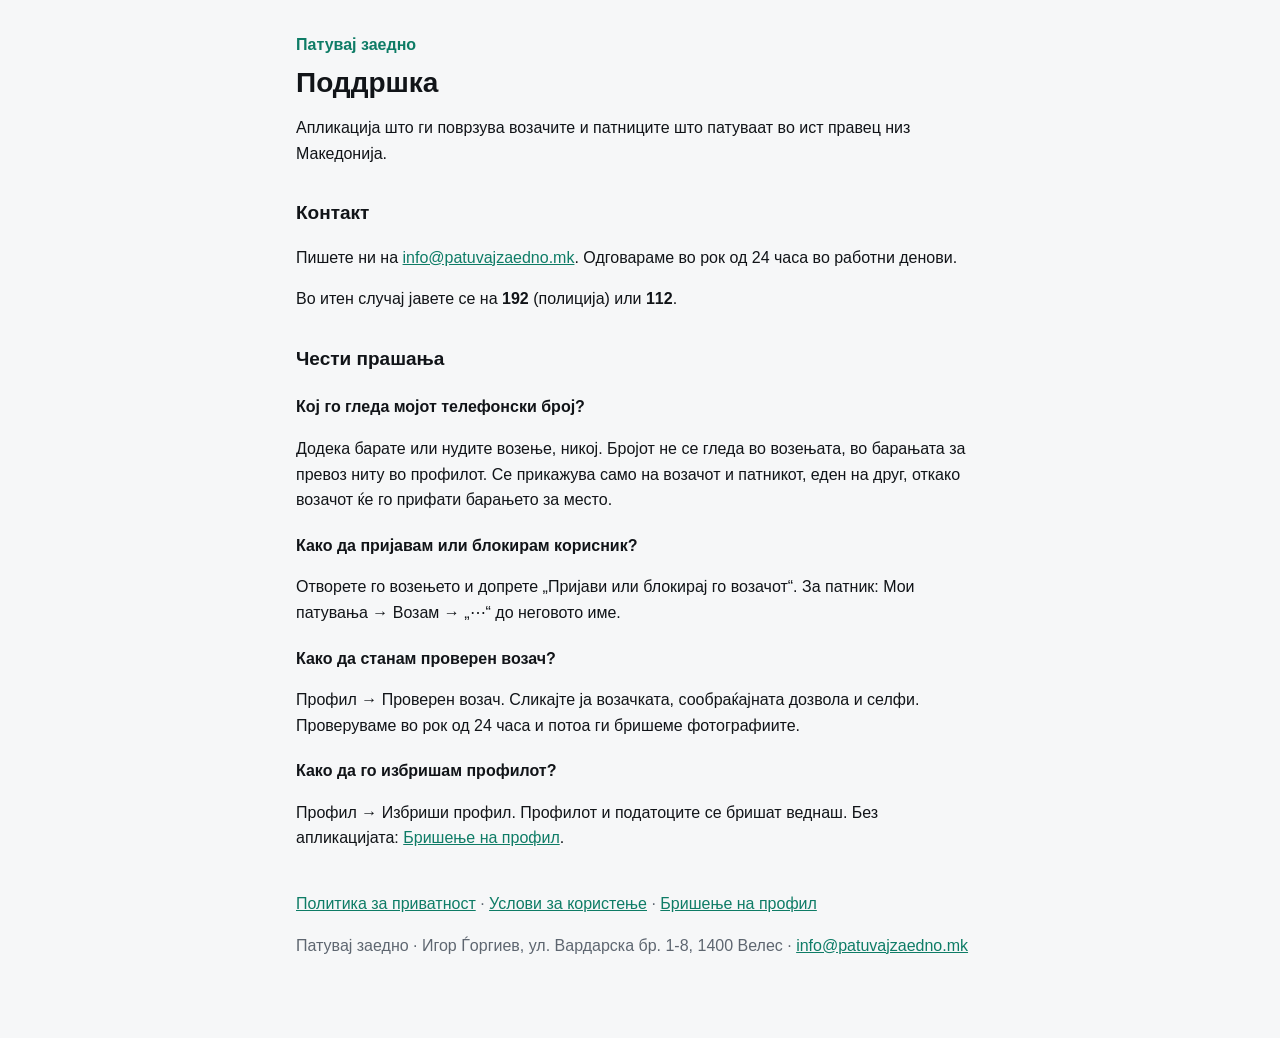
<file: support.html>
<!doctype html>
<html lang="mk">
<head>
<meta charset="utf-8">
<meta name="viewport" content="width=device-width, initial-scale=1">
<title>Патувај заедно — Поддршка</title>
<link rel="stylesheet" href="style.css">
</head>
<body>
<main>
<p class="brand"><a href="./">Патувај заедно</a></p>
<h1>Поддршка</h1>
<p>Апликација што ги поврзува возачите и патниците што патуваат во ист правец низ Македонија.</p>

<h2>Контакт</h2>
<p>Пишете ни на <a href="mailto:info@patuvajzaedno.mk">info@patuvajzaedno.mk</a>. Одговараме во рок од 24 часа во работни денови.</p>
<p>Во итен случај јавете се на <strong>192</strong> (полиција) или <strong>112</strong>.</p>

<h2>Чести прашања</h2>
<h3>Кој го гледа мојот телефонски број?</h3>
<p>Додека барате или нудите возење, никој. Бројот не се гледа во возењата, во барањата за превоз ниту во профилот. Се прикажува само на возачот и патникот, еден на друг, откако возачот ќе го прифати барањето за место.</p>
<h3>Како да пријавам или блокирам корисник?</h3>
<p>Отворете го возењето и допрете „Пријави или блокирај го возачот“. За патник: Мои патувања → Возам → „⋯“ до неговото име.</p>
<h3>Како да станам проверен возач?</h3>
<p>Профил → Проверен возач. Сликајте ја возачката, сообраќајната дозвола и селфи. Проверуваме во рок од 24 часа и потоа ги бришеме фотографиите.</p>
<h3>Како да го избришам профилот?</h3>
<p>Профил → Избриши профил. Профилот и податоците се бришат веднаш. Без апликацијата: <a href="delete-account.html">Бришење на профил</a>.</p>

<p class="links"><a href="privacy.html">Политика за приватност</a> · <a href="terms.html">Услови за користење</a> · <a href="delete-account.html">Бришење на профил</a></p>
<p class="muted">Патувај заедно · Игор Ѓоргиев, ул. Вардарска бр. 1-8, 1400 Велес · <a href="mailto:info@patuvajzaedno.mk">info@patuvajzaedno.mk</a></p>
</main>
</body>
</html>
</file>
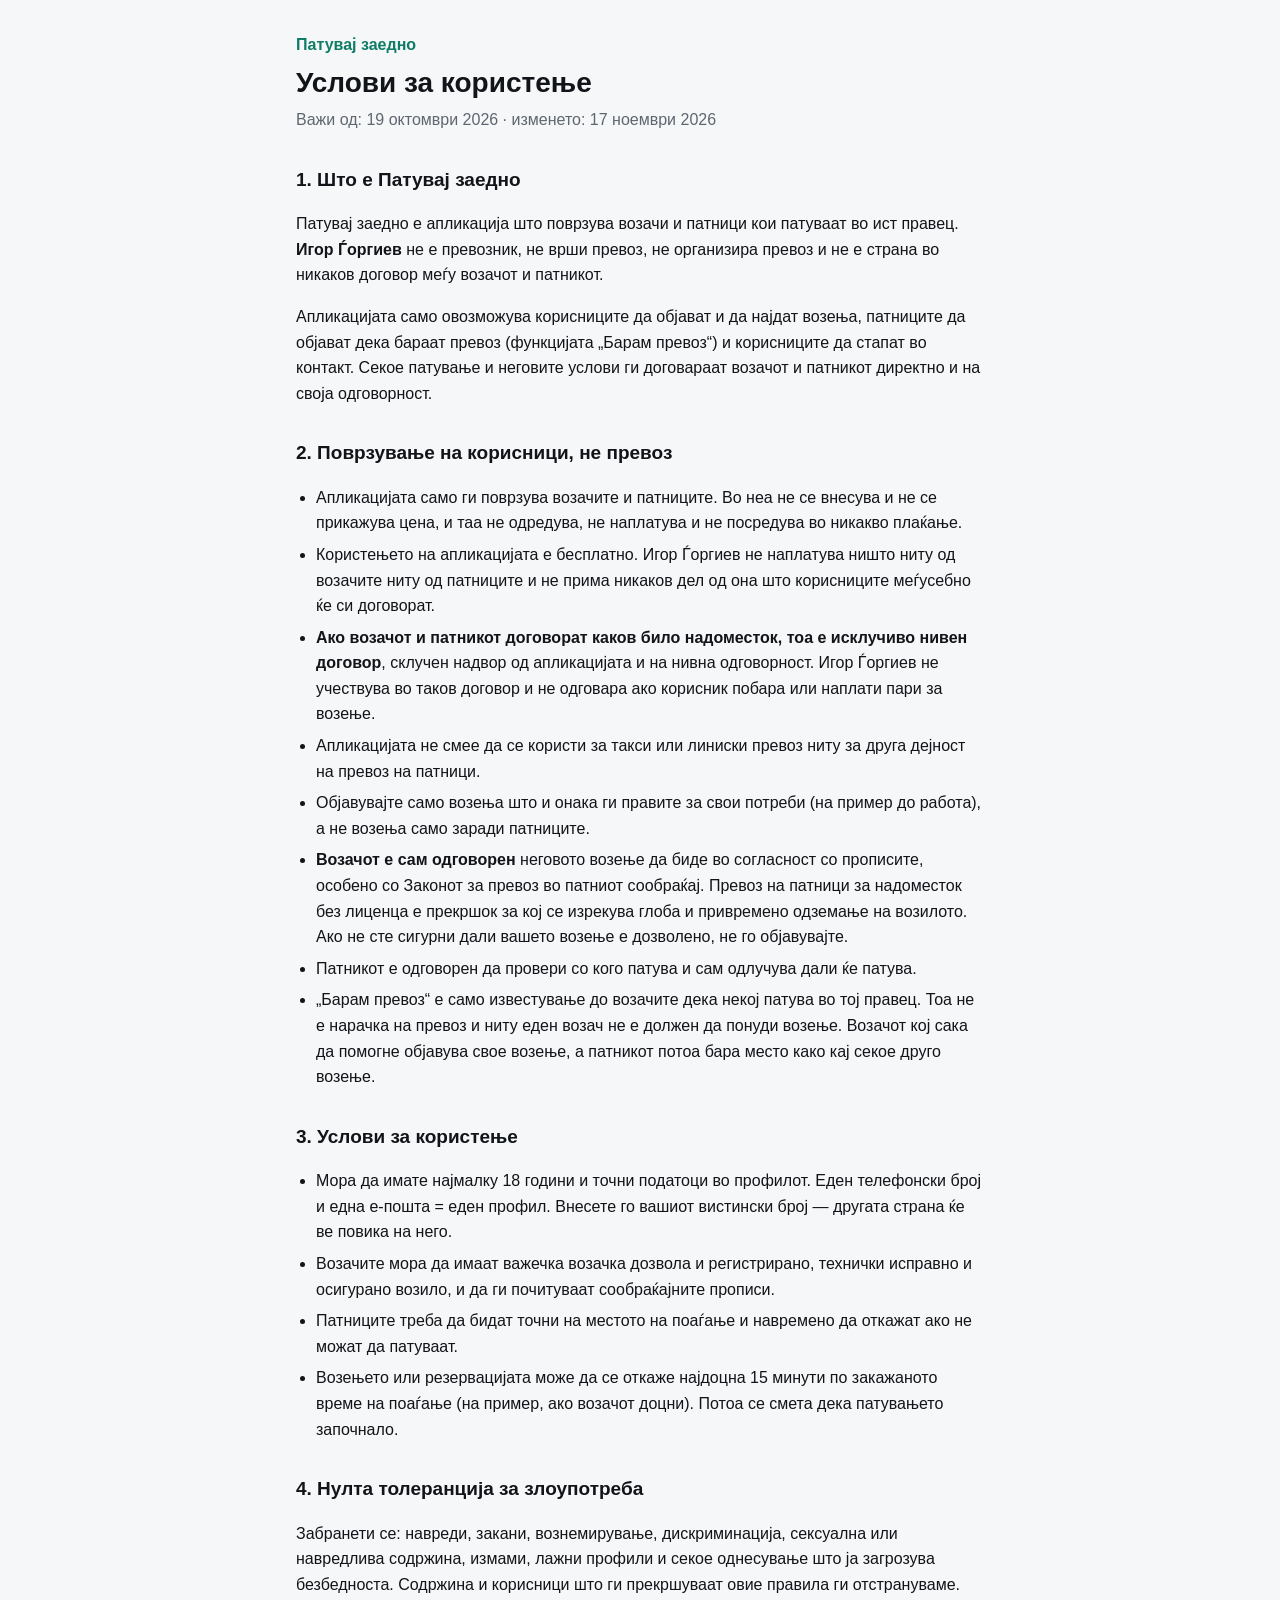
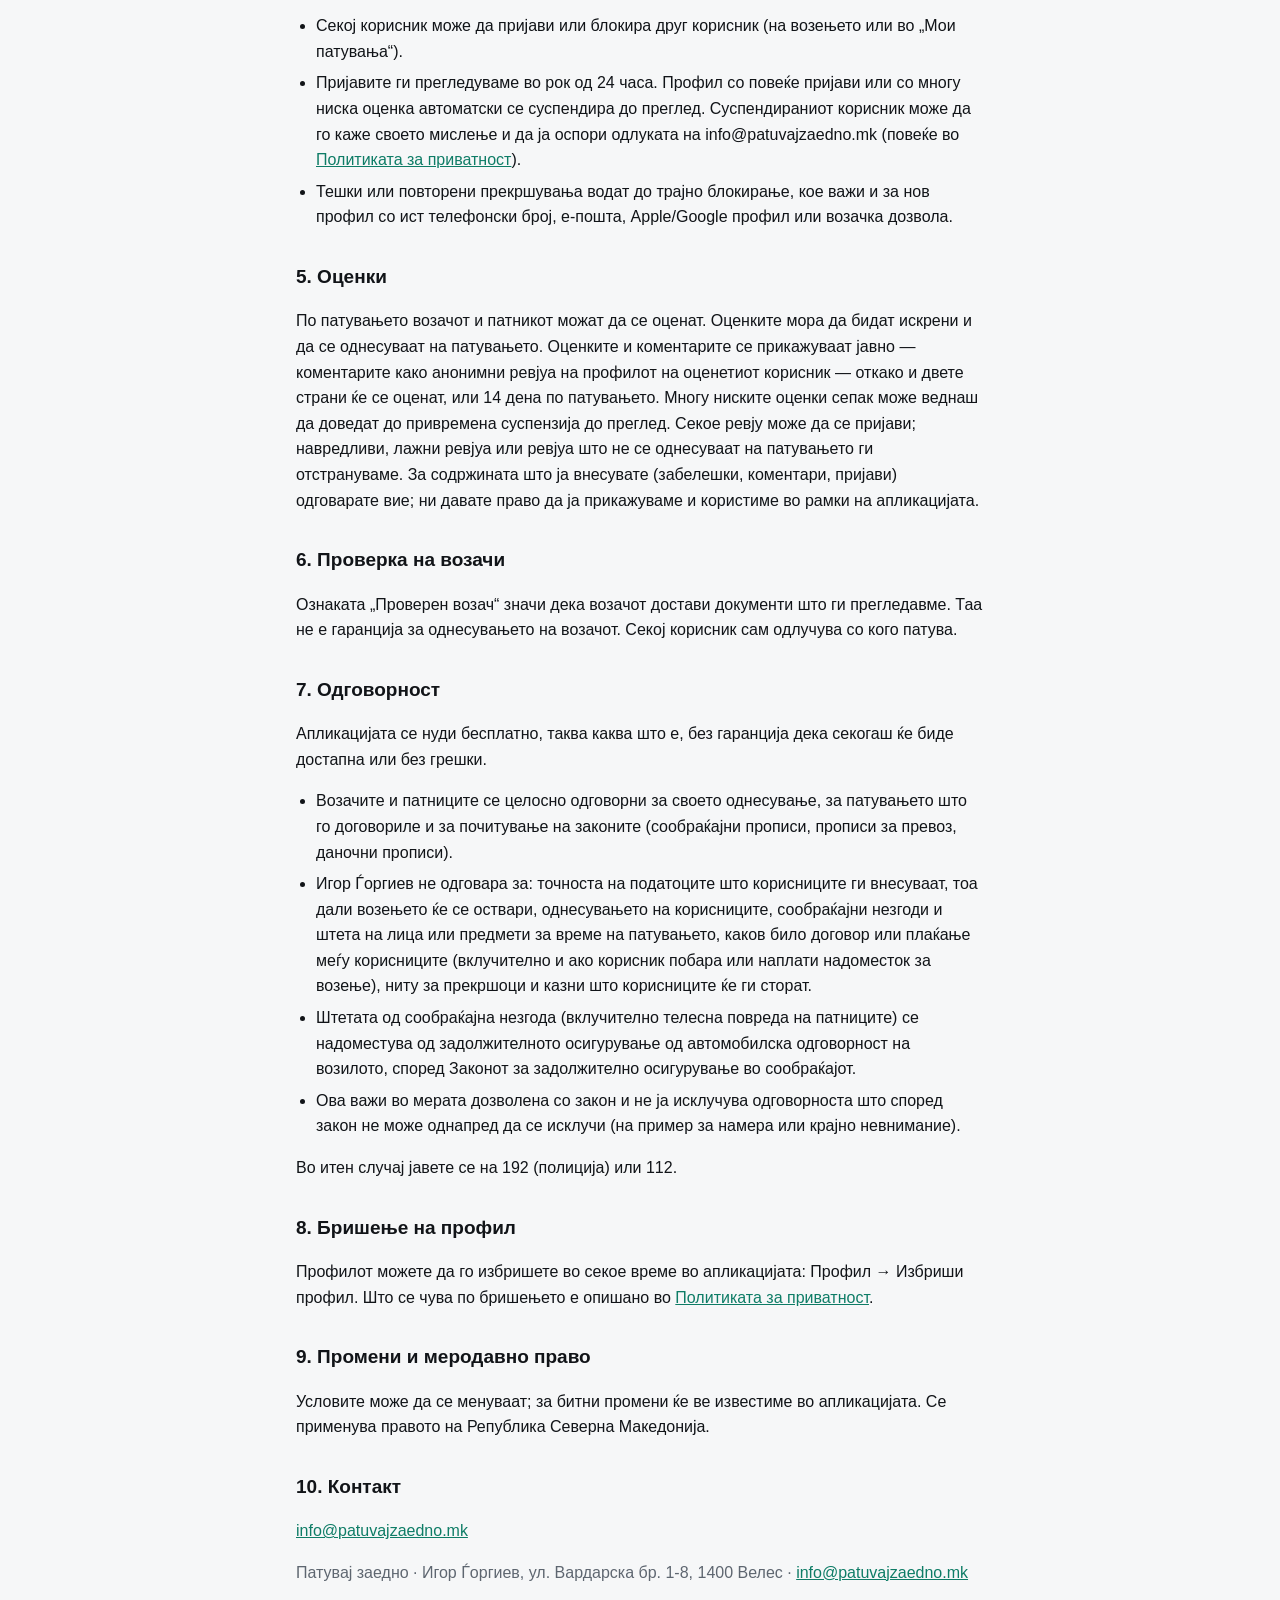
<file: terms.html>
<!doctype html>
<html lang="mk">
<head>
<meta charset="utf-8">
<meta name="viewport" content="width=device-width, initial-scale=1">
<title>Услови за користење — Патувај заедно</title>
<link rel="stylesheet" href="style.css">
</head>
<body>
<main>
<p class="brand"><a href="index.html">Патувај заедно</a></p>
<h1>Услови за користење</h1>
<p class="muted">Важи од: 19 октомври 2026 · изменето: 17 ноември 2026</p>

<h2>1. Што е Патувај заедно</h2>
<p>Патувај заедно е апликација што поврзува возачи и патници кои патуваат во ист правец. <strong>Игор Ѓоргиев</strong> не е превозник, не врши превоз, не организира превоз и не е страна во никаков договор меѓу возачот и патникот.</p>
<p>Апликацијата само овозможува корисниците да објават и да најдат возења, патниците да објават дека бараат превоз (функцијата „Барам превоз“) и корисниците да стапат во контакт. Секое патување и неговите услови ги договараат возачот и патникот директно и на своја одговорност.</p>

<h2>2. Поврзување на корисници, не превоз</h2>
<ul>
  <li>Апликацијата само ги поврзува возачите и патниците. Во неа не се внесува и не се прикажува цена, и таа не одредува, не наплатува и не посредува во никакво плаќање.</li>
  <li>Користењето на апликацијата е бесплатно. Игор Ѓоргиев не наплатува ништо ниту од возачите ниту од патниците и не прима никаков дел од она што корисниците меѓусебно ќе си договорат.</li>
  <li><strong>Ако возачот и патникот договорат каков било надоместок, тоа е исклучиво нивен договор</strong>, склучен надвор од апликацијата и на нивна одговорност. Игор Ѓоргиев не учествува во таков договор и не одговара ако корисник побара или наплати пари за возење.</li>
  <li>Апликацијата не смее да се користи за такси или линиски превоз ниту за друга дејност на превоз на патници.</li>
  <li>Објавувајте само возења што и онака ги правите за свои потреби (на пример до работа), а не возења само заради патниците.</li>
  <li><strong>Возачот е сам одговорен</strong> неговото возење да биде во согласност со прописите, особено со Законот за превоз во патниот сообраќај. Превоз на патници за надоместок без лиценца е прекршок за кој се изрекува глоба и привремено одземање на возилото. Ако не сте сигурни дали вашето возење е дозволено, не го објавувајте.</li>
  <li>Патникот е одговорен да провери со кого патува и сам одлучува дали ќе патува.</li>
  <li>„Барам превоз“ е само известување до возачите дека некој патува во тој правец. Тоа не е нарачка на превоз и ниту еден возач не е должен да понуди возење. Возачот кој сака да помогне објавува свое возење, а патникот потоа бара место како кај секое друго возење.</li>
</ul>

<h2>3. Услови за користење</h2>
<ul>
  <li>Мора да имате најмалку 18 години и точни податоци во профилот. Еден телефонски број и една е-пошта = еден профил. Внесете го вашиот вистински број — другата страна ќе ве повика на него.</li>
  <li>Возачите мора да имаат важечка возачка дозвола и регистрирано, технички исправно и осигурано возило, и да ги почитуваат сообраќајните прописи.</li>
  <li>Патниците треба да бидат точни на местото на поаѓање и навремено да откажат ако не можат да патуваат.</li>
  <li>Возењето или резервацијата може да се откаже најдоцна 15 минути по закажаното време на поаѓање (на пример, ако возачот доцни). Потоа се смета дека патувањето започнало.</li>
</ul>

<h2>4. Нулта толеранција за злоупотреба</h2>
<p>Забранети се: навреди, закани, вознемирување, дискриминација, сексуална или навредлива содржина, измами, лажни профили и секое однесување што ја загрозува безбедноста. Содржина и корисници што ги прекршуваат овие правила ги отстрануваме.</p>
<ul>
  <li>Секој корисник може да пријави или блокира друг корисник (на возењето или во „Мои патувања“).</li>
  <li>Пријавите ги прегледуваме во рок од 24 часа. Профил со повеќе пријави или со многу ниска оценка автоматски се суспендира до преглед. Суспендираниот корисник може да го каже своето мислење и да ја оспори одлуката на info@patuvajzaedno.mk (повеќе во <a href="privacy.html#automatski">Политиката за приватност</a>).</li>
  <li>Тешки или повторени прекршувања водат до трајно блокирање, кое важи и за нов профил со ист телефонски број, е-пошта, Apple/Google профил или возачка дозвола.</li>
</ul>

<h2>5. Оценки</h2>
<p>По патувањето возачот и патникот можат да се оценат. Оценките мора да бидат искрени и да се однесуваат на патувањето. Оценките и коментарите се прикажуваат јавно — коментарите како анонимни ревјуа на профилот на оценетиот корисник — откако и двете страни ќе се оценат, или 14 дена по патувањето. Многу ниските оценки сепак може веднаш да доведат до привремена суспензија до преглед. Секое ревју може да се пријави; навредливи, лажни ревјуа или ревјуа што не се однесуваат на патувањето ги отстрануваме. За содржината што ја внесувате (забелешки, коментари, пријави) одговарате вие; ни давате право да ја прикажуваме и користиме во рамки на апликацијата.</p>

<h2>6. Проверка на возачи</h2>
<p>Ознаката „Проверен возач“ значи дека возачот достави документи што ги прегледавме. Таа не е гаранција за однесувањето на возачот. Секој корисник сам одлучува со кого патува.</p>

<h2>7. Одговорност</h2>
<p>Апликацијата се нуди бесплатно, таква каква што е, без гаранција дека секогаш ќе биде достапна или без грешки.</p>
<ul>
  <li>Возачите и патниците се целосно одговорни за своето однесување, за патувањето што го договориле и за почитување на законите (сообраќајни прописи, прописи за превоз, даночни прописи).</li>
  <li>Игор Ѓоргиев не одговара за: точноста на податоците што корисниците ги внесуваат, тоа дали возењето ќе се оствари, однесувањето на корисниците, сообраќајни незгоди и штета на лица или предмети за време на патувањето, каков било договор или плаќање меѓу корисниците (вклучително и ако корисник побара или наплати надоместок за возење), ниту за прекршоци и казни што корисниците ќе ги сторат.</li>
  <li>Штетата од сообраќајна незгода (вклучително телесна повреда на патниците) се надоместува од задолжителното осигурување од автомобилска одговорност на возилото, според Законот за задолжително осигурување во сообраќајот.</li>
  <li>Ова важи во мерата дозволена со закон и не ја исклучува одговорноста што според закон не може однапред да се исклучи (на пример за намера или крајно невнимание).</li>
</ul>
<p>Во итен случај јавете се на 192 (полиција) или 112.</p>

<h2>8. Бришење на профил</h2>
<p>Профилот можете да го избришете во секое време во апликацијата: Профил → Избриши профил. Што се чува по бришењето е опишано во <a href="privacy.html">Политиката за приватност</a>.</p>

<h2>9. Промени и меродавно право</h2>
<p>Условите може да се менуваат; за битни промени ќе ве известиме во апликацијата. Се применува правото на Република Северна Македонија.</p>

<h2>10. Контакт</h2>
<p><a href="mailto:info@patuvajzaedno.mk">info@patuvajzaedno.mk</a></p>
<p class="muted">Патувај заедно · Игор Ѓоргиев, ул. Вардарска бр. 1-8, 1400 Велес · <a href="mailto:info@patuvajzaedno.mk">info@patuvajzaedno.mk</a></p>
</main>
</body>
</html>
</file>
<file: style.css>
:root {
  --text: #111418;
  --muted: #5e6670;
  --bg: #f6f7f8;
  --card: #ffffff;
  --brand: #0e7c66;
  --border: #e2e5e9;
  --warn-bg: #fff4e0;
  --warn: #8a5300;
}
@media (prefers-color-scheme: dark) {
  :root {
    --text: #f2f4f6;
    --muted: #a3abb5;
    --bg: #0d0f12;
    --card: #171a1f;
    --brand: #2bb596;
    --border: #2a2f36;
    --warn-bg: #2e2412;
    --warn: #e0a040;
  }
}
* { box-sizing: border-box; }
body {
  margin: 0;
  background: var(--bg);
  color: var(--text);
  font: 16px/1.6 -apple-system, BlinkMacSystemFont, "Segoe UI", Roboto, sans-serif;
}
main {
  max-width: 720px;
  margin: 0 auto;
  padding: 32px 16px 64px;
}
.brand { font-weight: 700; color: var(--brand); margin: 0 0 8px; }
.brand a { color: inherit; text-decoration: none; }
h1 { font-size: 28px; line-height: 1.2; margin: 0 0 8px; }
h2 { font-size: 19px; margin: 32px 0 8px; }
h3 { font-size: 16px; margin: 20px 0 4px; }
a { color: var(--brand); }
ul { padding-left: 20px; }
li { margin: 6px 0; }
.muted { color: var(--muted); margin-top: 0; }
.draft {
  background: var(--warn-bg);
  color: var(--warn);
  border-radius: 10px;
  padding: 10px 14px;
  font-size: 14px;
}
.links { margin-top: 40px; color: var(--muted); }
</file>
